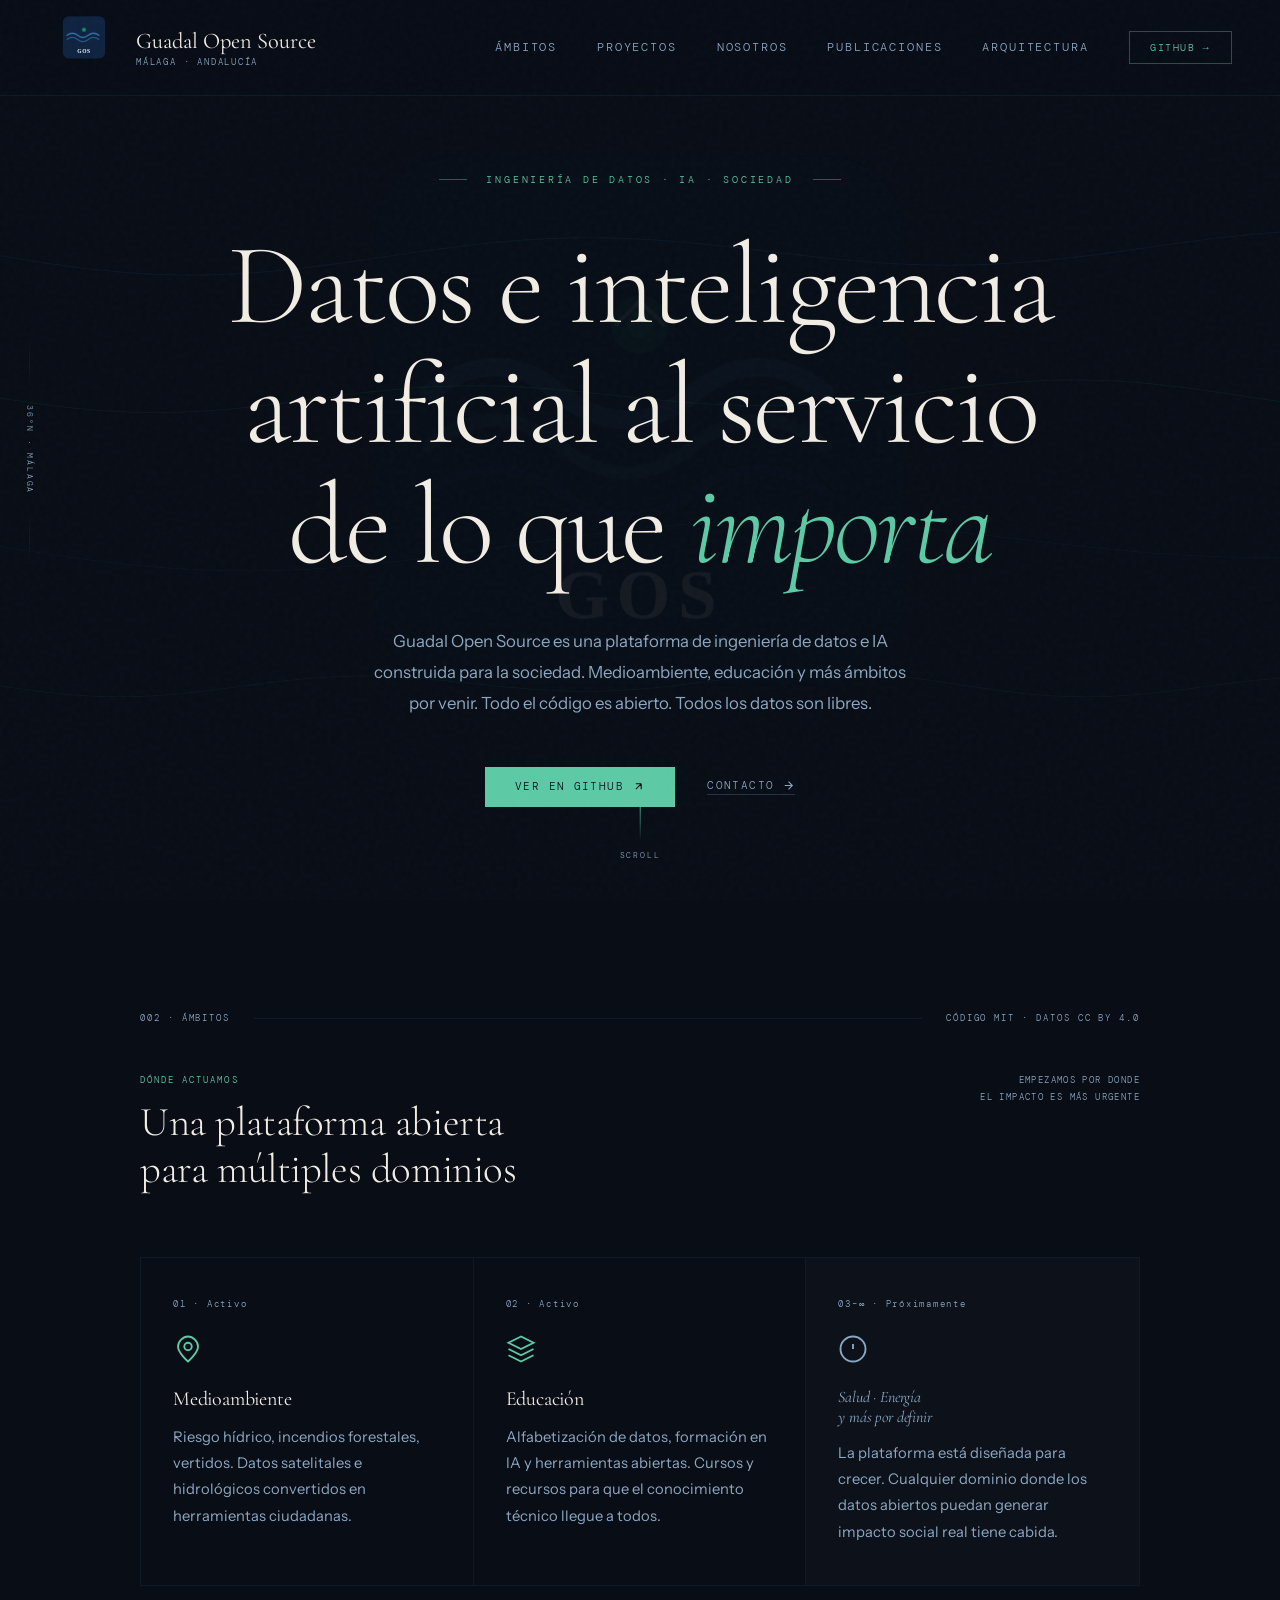
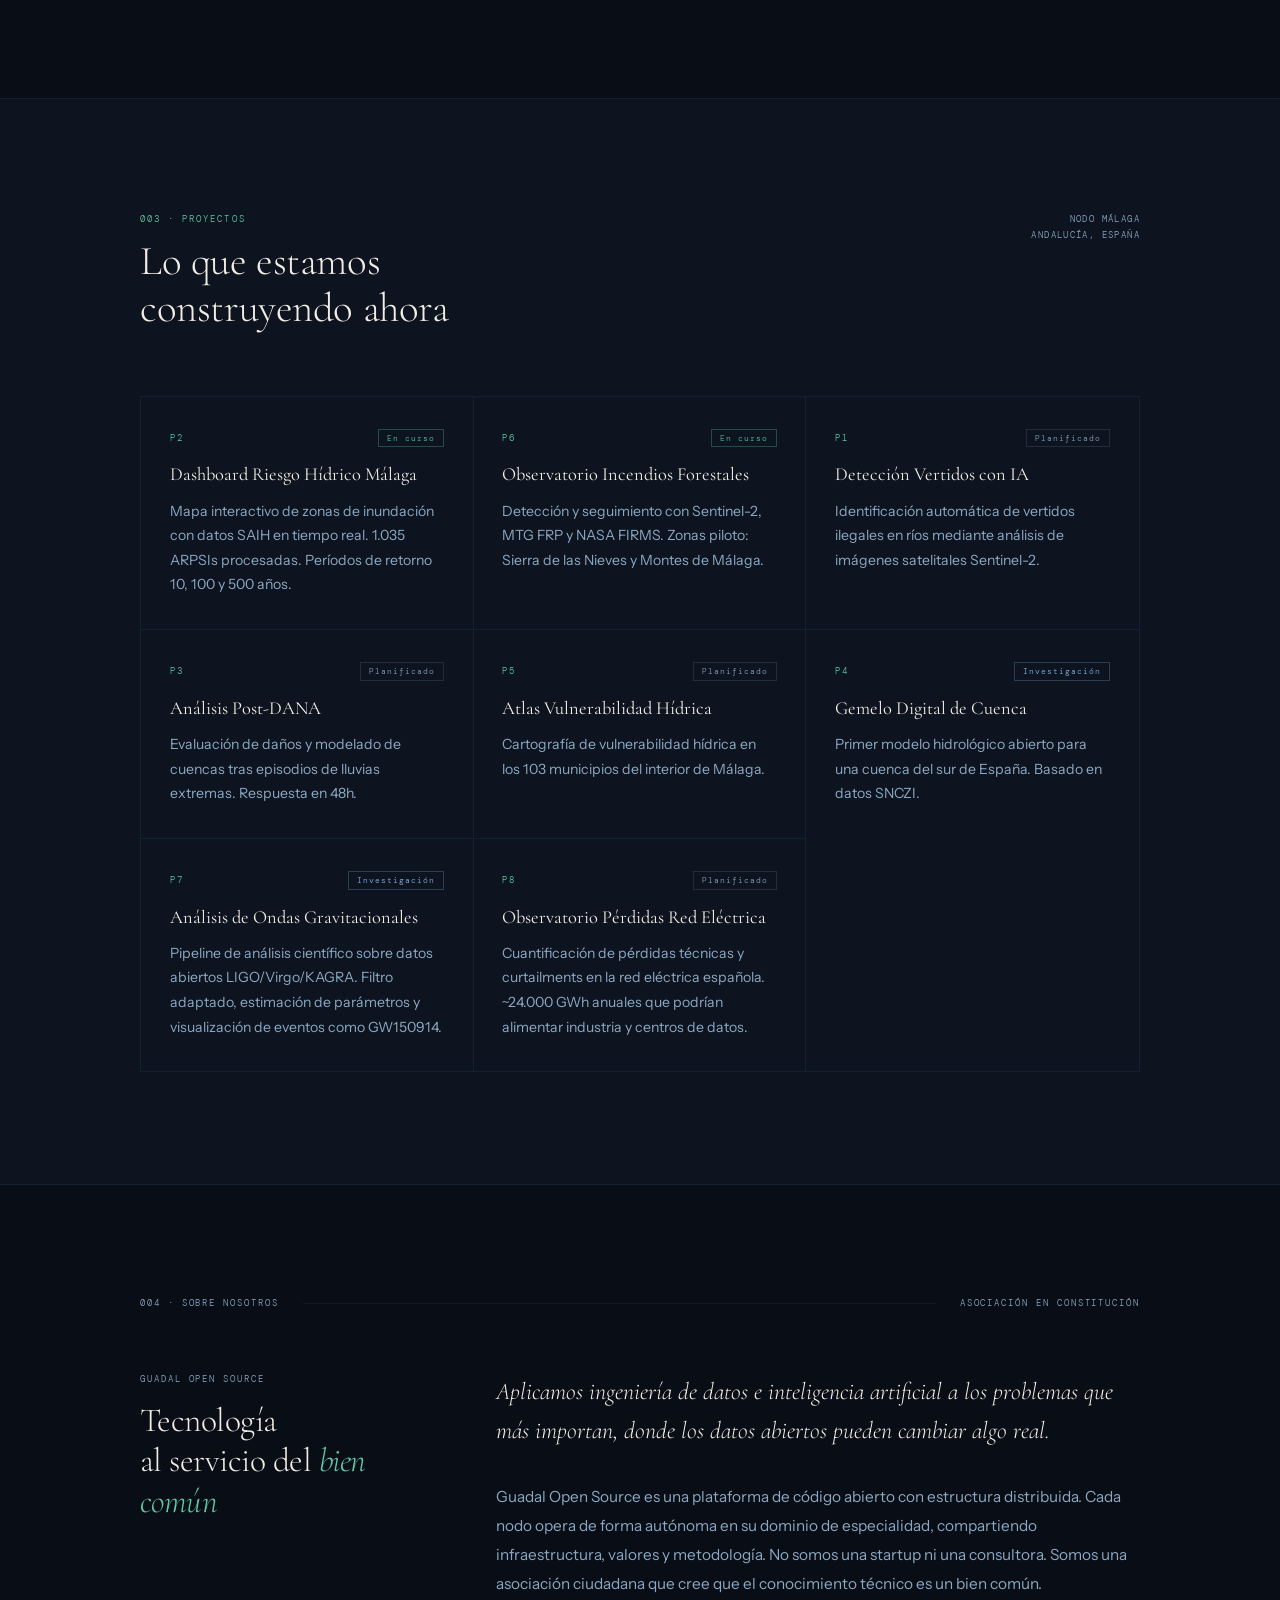
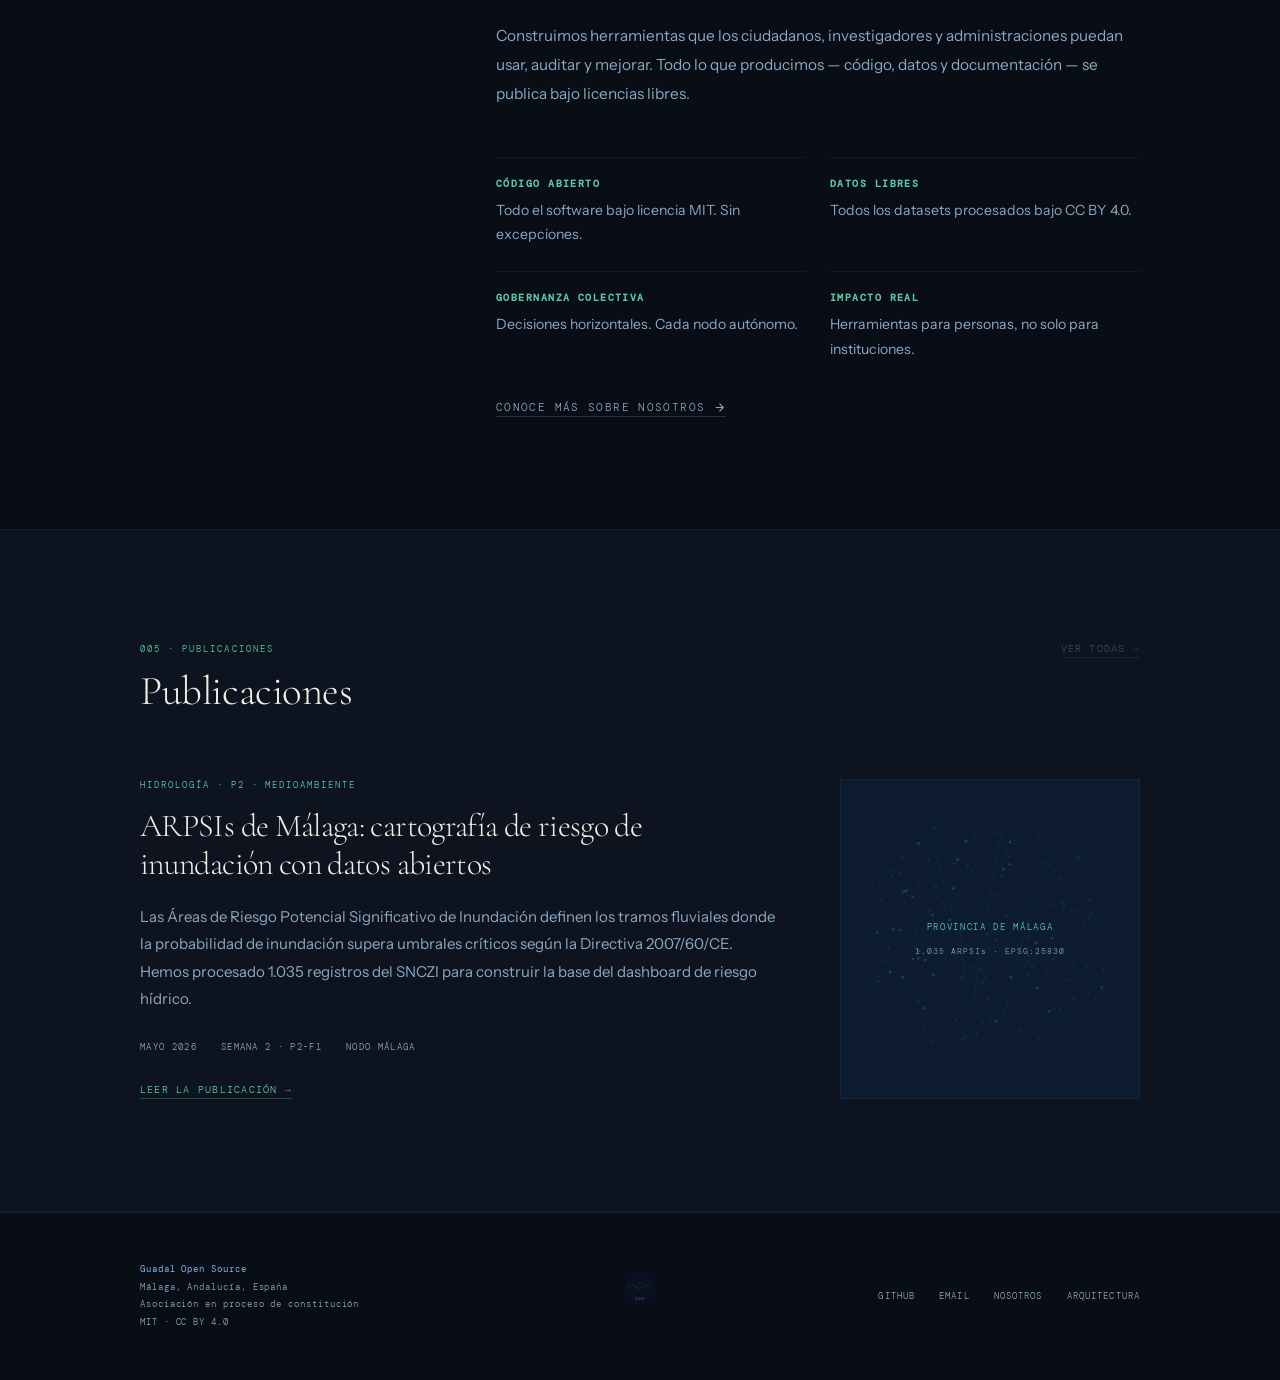
<file: index.html>
<!DOCTYPE html>
<html lang="es">
<head>
  <meta charset="UTF-8" />
  <meta name="viewport" content="width=device-width, initial-scale=1.0" />
  <title>Guadal Open Source — Ingeniería de datos e IA para la sociedad</title>
  <meta name="description" content="Plataforma open source de ingeniería de datos e IA al servicio de la sociedad. Medioambiente, educación y más. Todo el código y los datos son libres." />
  <link rel="icon" type="image/svg+xml" href="favicon.svg" />
  <link rel="preconnect" href="https://fonts.googleapis.com" />
  <link rel="preconnect" href="https://fonts.gstatic.com" crossorigin />
  <link href="https://fonts.googleapis.com/css2?family=Cormorant+Garamond:ital,wght@0,300;0,400;1,300;1,400&family=DM+Mono:wght@300;400&family=Instrument+Sans:wght@300;400;500&display=swap" rel="stylesheet" />
  <link rel="stylesheet" href="styles.css" />
</head>
<body>

<!-- Ondas fondo -->
<canvas id="wave-canvas"></canvas>

<!-- Logo parallax fondo -->
<svg id="bg-logo" viewBox="0 0 680 680" xmlns="http://www.w3.org/2000/svg">
  <rect x="140" y="40" width="400" height="400" rx="60" fill="#0F2340"/>
  <path d="M180 220 Q230 180 280 220 Q330 260 380 220 Q430 180 480 220" fill="none" stroke="#2E6DA4" stroke-width="14" stroke-linecap="round"/>
  <path d="M180 260 Q230 220 280 260 Q330 300 380 260 Q430 220 480 260" fill="none" stroke="#2E6DA4" stroke-width="10" stroke-linecap="round" opacity="0.7"/>
  <path d="M180 295 Q230 260 280 295 Q330 330 380 295 Q430 260 480 295" fill="none" stroke="#2E6DA4" stroke-width="7" stroke-linecap="round" opacity="0.4"/>
  <circle cx="340" cy="168" r="22" fill="#0F6E56"/>
  <circle cx="340" cy="168" r="10" fill="#1D9E75"/>
  <path d="M322 168 L340 150 L358 168" fill="none" stroke="#9FE1CB" stroke-width="3" stroke-linecap="round" stroke-linejoin="round"/>
  <text font-family="Georgia,serif" font-size="52" font-weight="700" fill="white" text-anchor="middle" x="340" y="390" letter-spacing="6">GOS</text>
  <text font-family="Georgia,serif" font-size="13" fill="#85B7EB" text-anchor="middle" x="340" y="412" letter-spacing="2">GUADAL OPEN SOURCE</text>
</svg>

<!-- Barra lateral -->
<aside class="sidebar">
  <div class="sidebar__line"></div>
  <span class="sidebar__label">36°N · Málaga</span>
  <div class="sidebar__line"></div>
</aside>

<!-- NAVBAR FIJO -->
<nav class="navbar" id="navbar">
  <a href="/" class="navbar__brand">
    <svg width="72" height="72" viewBox="0 0 680 680" xmlns="http://www.w3.org/2000/svg">
      <rect x="140" y="40" width="400" height="400" rx="60" fill="#0F2340"/>
      <path d="M180 220 Q230 180 280 220 Q330 260 380 220 Q430 180 480 220" fill="none" stroke="#2E6DA4" stroke-width="14" stroke-linecap="round"/>
      <path d="M180 260 Q230 220 280 260 Q330 300 380 260 Q430 220 480 260" fill="none" stroke="#2E6DA4" stroke-width="10" stroke-linecap="round" opacity="0.7"/>
      <circle cx="340" cy="168" r="22" fill="#0F6E56"/>
      <circle cx="340" cy="168" r="10" fill="#1D9E75"/>
      <text font-family="Georgia,serif" font-size="52" font-weight="700" fill="white" text-anchor="middle" x="340" y="390" letter-spacing="6">GOS</text>
    </svg>
    <span class="navbar__brand-name">
      Guadal Open Source
      <small class="navbar__brand-sub">Málaga · Andalucía</small>
    </span>
  </a>
  <div class="navbar__links">
    <a href="#ambitos"             class="navbar__link">Ámbitos</a>
    <a href="#proyectos"           class="navbar__link">Proyectos</a>
    <a href="/nosotros.html"       class="navbar__link">Nosotros</a>
    <a href="#blog"                class="navbar__link">Publicaciones</a>
    <a href="/arquitectura-datos.html" class="navbar__link">Arquitectura</a>
    <a href="https://github.com/guadalopensource" target="_blank" rel="noopener" class="navbar__cta">GitHub →</a>
  </div>
</nav>

<!-- SITE -->
<div class="site">

  <!-- HERO -->
  <section class="hero" id="inicio">
    <div class="container">
      <p class="hero__eyebrow">Ingeniería de datos · IA · Sociedad</p>
      <h1 class="hero__title">
        Datos e inteligencia<br>
        artificial al servicio<br>
        de lo que <em>importa</em>
      </h1>
      <p class="hero__desc">
        Guadal Open Source es una plataforma de ingeniería de datos e IA construida para la sociedad. Medioambiente, educación y más ámbitos por venir. Todo el código es abierto. Todos los datos son libres.
      </p>
      <div class="hero__actions">
        <a href="https://github.com/guadalopensource" target="_blank" rel="noopener" class="btn btn--primary">
          Ver en GitHub
          <svg width="13" height="13" viewBox="0 0 24 24" fill="none" stroke="currentColor" stroke-width="2"><path d="M7 17L17 7M17 7H7M17 7v10"/></svg>
        </a>
        <a href="mailto:hola@guadalopensource.org" class="btn btn--ghost">
          Contacto
          <svg width="13" height="13" viewBox="0 0 24 24" fill="none" stroke="currentColor" stroke-width="2"><path d="M5 12h14M12 5l7 7-7 7"/></svg>
        </a>
      </div>
    </div>
    <div class="hero__scroll">
      <div class="hero__scroll-line"></div>
      <span class="hero__scroll-label">Scroll</span>
    </div>
  </section>

  <!-- ÁMBITOS -->
  <section class="section" id="ambitos">
    <div class="container">
      <div class="divider reveal" data-delay="0">
        <span class="divider__label">002 · Ámbitos</span>
        <div class="divider__line"></div>
        <span class="divider__label">Código MIT · Datos CC BY 4.0</span>
      </div>
      <div class="section__header">
        <div>
          <p class="section__eyebrow">Dónde actuamos</p>
          <h2 class="section__title">Una plataforma abierta<br>para múltiples dominios</h2>
        </div>
        <div class="section__meta">Empezamos por donde<br>el impacto es más urgente</div>
      </div>
      <div class="ambitos-grid">
        <div class="ambito-card reveal" data-delay="1">
          <div class="ambito-card__num">01 · Activo</div>
          <svg class="ambito-card__icon" viewBox="0 0 24 24" fill="none" stroke="currentColor" stroke-width="1.5">
            <path d="M12 2C8 2 4 6 4 10c0 5 8 12 8 12s8-7 8-12c0-4-4-8-8-8z"/><circle cx="12" cy="10" r="3"/>
          </svg>
          <h3 class="ambito-card__title">Medioambiente</h3>
          <p class="ambito-card__desc">Riesgo hídrico, incendios forestales, vertidos. Datos satelitales e hidrológicos convertidos en herramientas ciudadanas.</p>
        </div>
        <div class="ambito-card reveal" data-delay="2">
          <div class="ambito-card__num">02 · Activo</div>
          <svg class="ambito-card__icon" viewBox="0 0 24 24" fill="none" stroke="currentColor" stroke-width="1.5">
            <path d="M12 2L2 7l10 5 10-5-10-5z"/><path d="M2 17l10 5 10-5"/><path d="M2 12l10 5 10-5"/>
          </svg>
          <h3 class="ambito-card__title">Educación</h3>
          <p class="ambito-card__desc">Alfabetización de datos, formación en IA y herramientas abiertas. Cursos y recursos para que el conocimiento técnico llegue a todos.</p>
        </div>
        <div class="ambito-card ambito-card--more reveal" data-delay="3">
          <div class="ambito-card__num">03–∞ · Próximamente</div>
          <svg class="ambito-card__icon" viewBox="0 0 24 24" fill="none" stroke="currentColor" stroke-width="1.5" style="color:var(--muted)">
            <circle cx="12" cy="12" r="10"/><path d="M12 8v4M12 16h.01"/>
          </svg>
          <h3 class="ambito-card__title">Salud · Energía<br>y más por definir</h3>
          <p class="ambito-card__desc">La plataforma está diseñada para crecer. Cualquier dominio donde los datos abiertos puedan generar impacto social real tiene cabida.</p>
        </div>
      </div>
    </div>
  </section>

  <!-- PROYECTOS -->
  <section class="section section--dark" id="proyectos">
    <div class="container">
      <div class="section__header">
        <div>
          <p class="section__eyebrow">003 · Proyectos</p>
          <h2 class="section__title">Lo que estamos<br>construyendo ahora</h2>
        </div>
        <div class="section__meta">Nodo Málaga<br>Andalucía, España</div>
      </div>
      <div class="projects-grid">
        <div class="project-card reveal" data-delay="1">
          <div class="project-card__id">P2 <span class="project-card__status status--active">En curso</span></div>
          <h3 class="project-card__title">Dashboard Riesgo Hídrico Málaga</h3>
          <p class="project-card__desc">Mapa interactivo de zonas de inundación con datos SAIH en tiempo real. 1.035 ARPSIs procesadas. Períodos de retorno 10, 100 y 500 años.</p>
        </div>
        <div class="project-card reveal" data-delay="2">
          <div class="project-card__id">P6 <span class="project-card__status status--active">En curso</span></div>
          <h3 class="project-card__title">Observatorio Incendios Forestales</h3>
          <p class="project-card__desc">Detección y seguimiento con Sentinel-2, MTG FRP y NASA FIRMS. Zonas piloto: Sierra de las Nieves y Montes de Málaga.</p>
        </div>
        <div class="project-card reveal" data-delay="3">
          <div class="project-card__id">P1 <span class="project-card__status status--planned">Planificado</span></div>
          <h3 class="project-card__title">Detección Vertidos con IA</h3>
          <p class="project-card__desc">Identificación automática de vertidos ilegales en ríos mediante análisis de imágenes satelitales Sentinel-2.</p>
        </div>
        <div class="project-card reveal" data-delay="1">
          <div class="project-card__id">P3 <span class="project-card__status status--planned">Planificado</span></div>
          <h3 class="project-card__title">Análisis Post-DANA</h3>
          <p class="project-card__desc">Evaluación de daños y modelado de cuencas tras episodios de lluvias extremas. Respuesta en 48h.</p>
        </div>
        <div class="project-card reveal" data-delay="2">
          <div class="project-card__id">P5 <span class="project-card__status status--planned">Planificado</span></div>
          <h3 class="project-card__title">Atlas Vulnerabilidad Hídrica</h3>
          <p class="project-card__desc">Cartografía de vulnerabilidad hídrica en los 103 municipios del interior de Málaga.</p>
        </div>
        <div class="project-card reveal" data-delay="3">
          <div class="project-card__id">P4 <span class="project-card__status status--research">Investigación</span></div>
          <h3 class="project-card__title">Gemelo Digital de Cuenca</h3>
          <p class="project-card__desc">Primer modelo hidrológico abierto para una cuenca del sur de España. Basado en datos SNCZI.</p>
        </div>
        <div class="project-card reveal" data-delay="1">
          <div class="project-card__id">P7 <span class="project-card__status status--research">Investigación</span></div>
          <h3 class="project-card__title">Análisis de Ondas Gravitacionales</h3>
          <p class="project-card__desc">Pipeline de análisis científico sobre datos abiertos LIGO/Virgo/KAGRA. Filtro adaptado, estimación de parámetros y visualización de eventos como GW150914.</p>
        </div>
        <div class="project-card reveal" data-delay="2">
          <div class="project-card__id">P8 <span class="project-card__status status--planned">Planificado</span></div>
          <h3 class="project-card__title">Observatorio Pérdidas Red Eléctrica</h3>
          <p class="project-card__desc">Cuantificación de pérdidas técnicas y curtailments en la red eléctrica española. ~24.000 GWh anuales que podrían alimentar industria y centros de datos.</p>
        </div>
      </div>
    </div>
  </section>

  <!-- SOBRE NOSOTROS -->
  <section class="section" id="sobre-nosotros">
    <div class="container">
      <div class="divider reveal" data-delay="0">
        <span class="divider__label">004 · Sobre nosotros</span>
        <div class="divider__line"></div>
        <span class="divider__label">Asociación en constitución</span>
      </div>
      <div class="about" style="margin-top:4rem;">
        <div class="about__sidebar reveal" data-delay="0">
          <p class="about__index">Guadal Open Source</p>
          <h2 class="about__title">Tecnología<br>al servicio del <em>bien común</em></h2>

        </div>
        <div class="about__content reveal" data-delay="2">
          <p class="about__lead">Aplicamos ingeniería de datos e inteligencia artificial a los problemas que más importan, donde los datos abiertos pueden cambiar algo real.</p>
          <p class="about__body">Guadal Open Source es una plataforma de código abierto con estructura distribuida. Cada nodo opera de forma autónoma en su dominio de especialidad, compartiendo infraestructura, valores y metodología. No somos una startup ni una consultora. Somos una asociación ciudadana que cree que el conocimiento técnico es un bien común.</p>
          <p class="about__body">Construimos herramientas que los ciudadanos, investigadores y administraciones puedan usar, auditar y mejorar. Todo lo que producimos — código, datos y documentación — se publica bajo licencias libres.</p>
          <div class="valores">
            <div class="valor reveal" data-delay="1"><h4 class="valor__title">Código abierto</h4><p class="valor__desc">Todo el software bajo licencia MIT. Sin excepciones.</p></div>
            <div class="valor reveal" data-delay="2"><h4 class="valor__title">Datos libres</h4><p class="valor__desc">Todos los datasets procesados bajo CC BY 4.0.</p></div>
            <div class="valor reveal" data-delay="3"><h4 class="valor__title">Gobernanza colectiva</h4><p class="valor__desc">Decisiones horizontales. Cada nodo autónomo.</p></div>
            <div class="valor reveal" data-delay="4"><h4 class="valor__title">Impacto real</h4><p class="valor__desc">Herramientas para personas, no solo para instituciones.</p></div>
          </div>
          <a href="/nosotros.html" class="btn btn--ghost" style="margin-top:2.5rem">
            Conoce más sobre nosotros
            <svg width="13" height="13" viewBox="0 0 24 24" fill="none" stroke="currentColor" stroke-width="2"><path d="M5 12h14M12 5l7 7-7 7"/></svg>
          </a>
        </div>
      </div>
    </div>
  </section>

  <!-- BLOG -->
  <section class="section section--dark" id="blog">
    <div class="container">
      <div class="section__header">
        <div>
          <p class="section__eyebrow">005 · Publicaciones</p>
          <h2 class="section__title">Publicaciones</h2>
        </div>
        <a href="#" class="post__link" style="opacity:.35;cursor:default;">Ver todas →</a>
      </div>
      <div class="blog__featured reveal" data-delay="1">
        <div>
          <p class="post__eyebrow">Hidrología · P2 · Medioambiente</p>
          <h3 class="post__title">ARPSIs de Málaga: cartografía de riesgo de inundación con datos abiertos</h3>
          <p class="post__excerpt">Las Áreas de Riesgo Potencial Significativo de Inundación definen los tramos fluviales donde la probabilidad de inundación supera umbrales críticos según la Directiva 2007/60/CE. Hemos procesado 1.035 registros del SNCZI para construir la base del dashboard de riesgo hídrico.</p>
          <div class="post__meta">
            <span>Mayo 2026</span>
            <span>Semana 2 · P2-F1</span>
            <span>Nodo Málaga</span>
          </div>
          <a href="articulo-arpsis.html" class="post__link">Leer la publicación →</a>
        </div>
        <div class="post__visual">
          <canvas id="mini-map"></canvas>
          <span class="post__visual-label">Provincia de Málaga</span>
          <span class="post__visual-sub">1.035 ARPSIs · EPSG:25830</span>
        </div>
      </div>
    </div>
  </section>

  <!-- FOOTER -->
  <footer class="footer">
    <div class="footer__inner">
      <div class="footer__left">
        <strong>Guadal Open Source</strong><br>
        Málaga, Andalucía, España<br>
        Asociación en proceso de constitución<br>
        MIT · CC BY 4.0
      </div>
      <div class="footer__center">
        <svg viewBox="0 0 680 680" xmlns="http://www.w3.org/2000/svg">
          <rect x="140" y="40" width="400" height="400" rx="60" fill="#0F2340"/>
          <path d="M180 220 Q230 180 280 220 Q330 260 380 220 Q430 180 480 220" fill="none" stroke="#2E6DA4" stroke-width="14" stroke-linecap="round"/>
          <circle cx="340" cy="168" r="16" fill="#0F6E56"/>
          <circle cx="340" cy="168" r="7" fill="#1D9E75"/>
          <text font-family="Georgia,serif" font-size="52" font-weight="700" fill="white" text-anchor="middle" x="340" y="390" letter-spacing="6">GOS</text>
        </svg>
      </div>
      <div class="footer__links">
        <a href="https://github.com/guadalopensource" target="_blank" rel="noopener">GitHub</a>
        <a href="mailto:hola@guadalopensource.org">Email</a>
        <a href="/nosotros.html">Nosotros</a>
        <a href="/arquitectura-datos.html">Arquitectura</a>
      </div>
    </div>
  </footer>

</div>

<script src="main.js"></script>
</body>
</html>
</file>
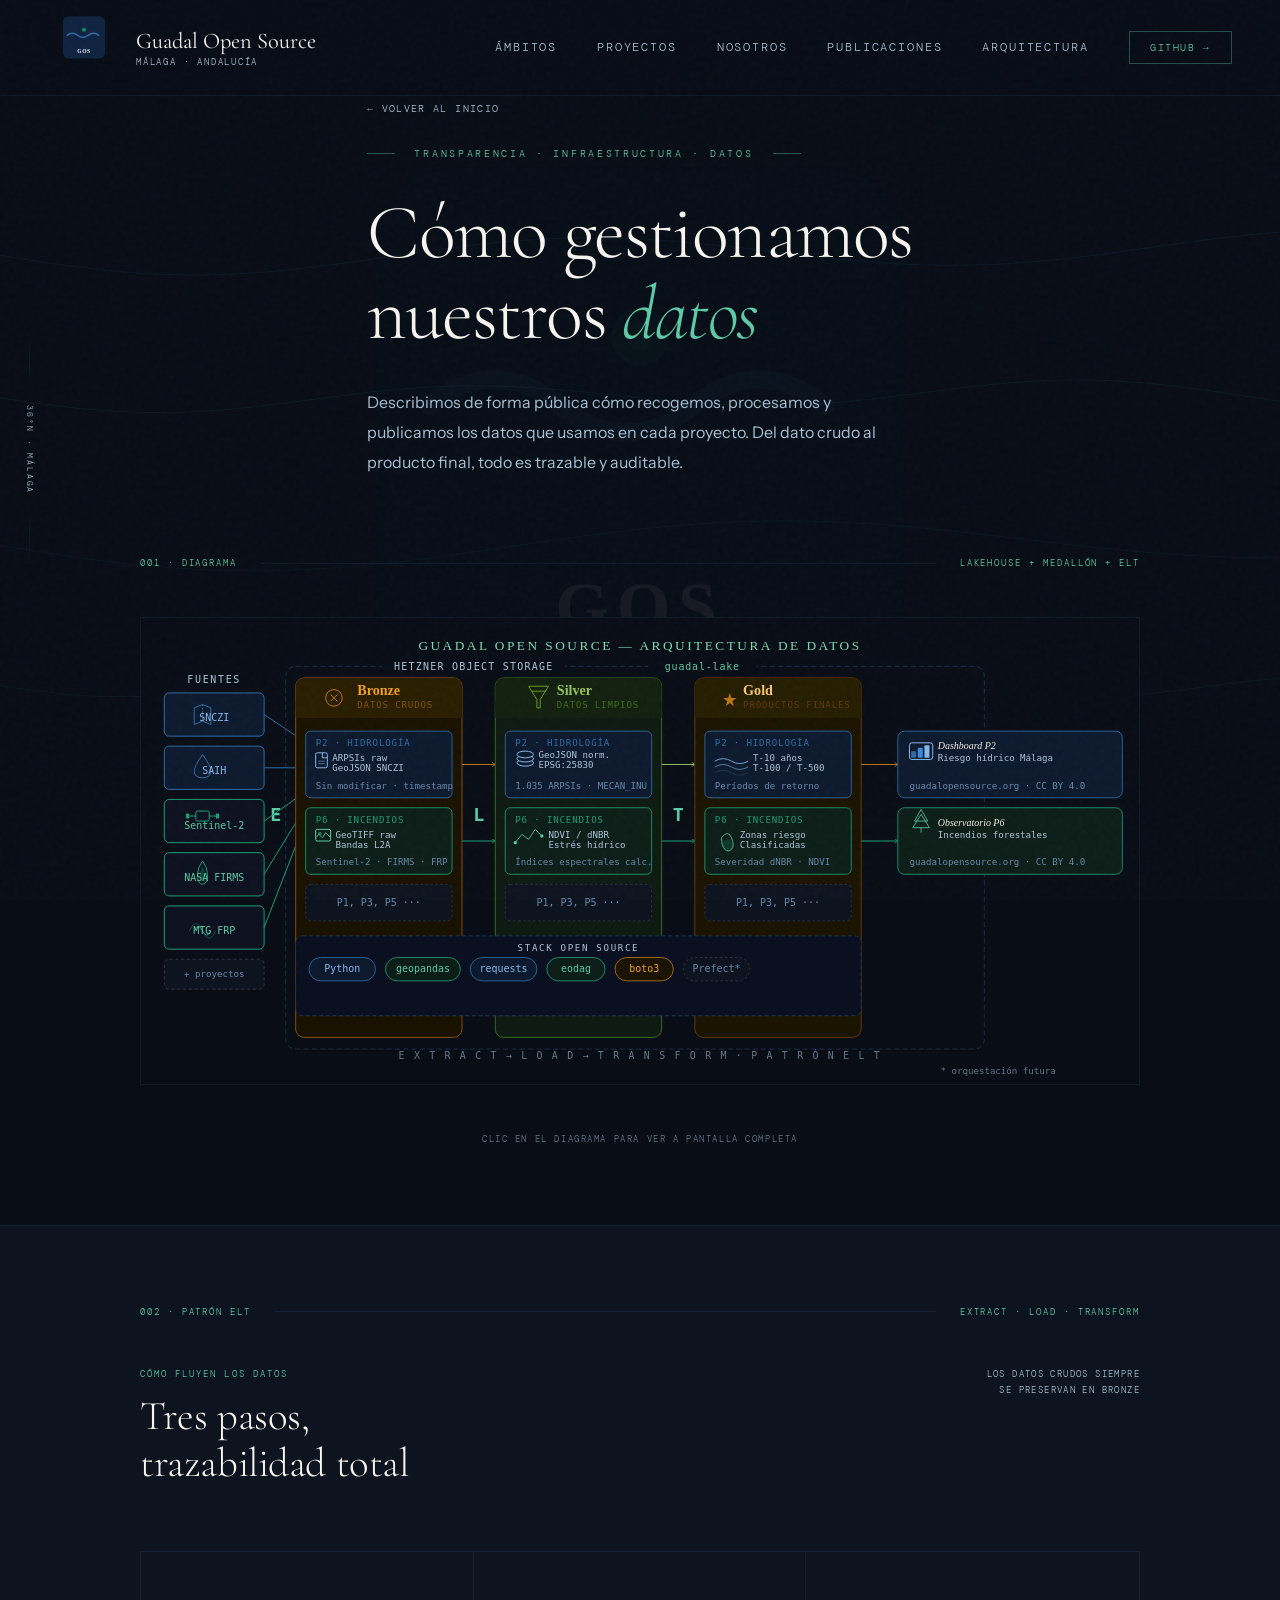
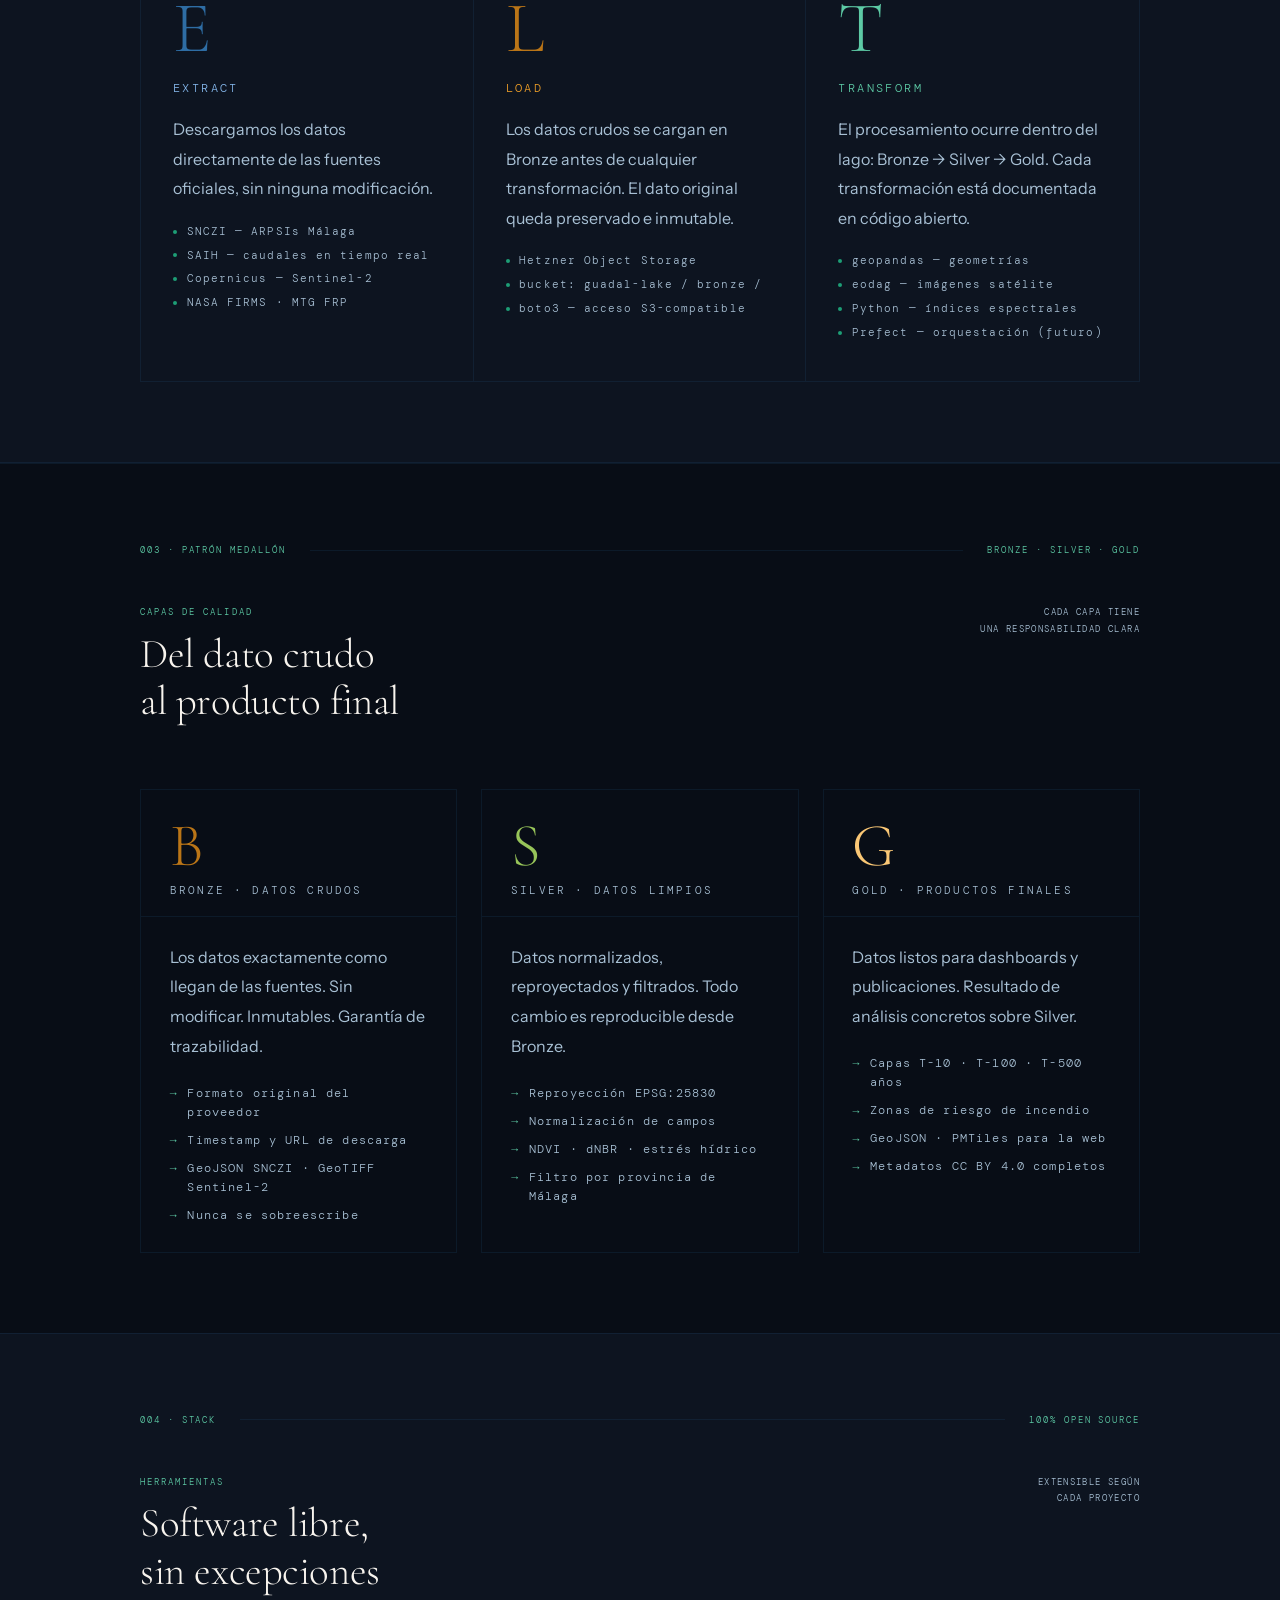
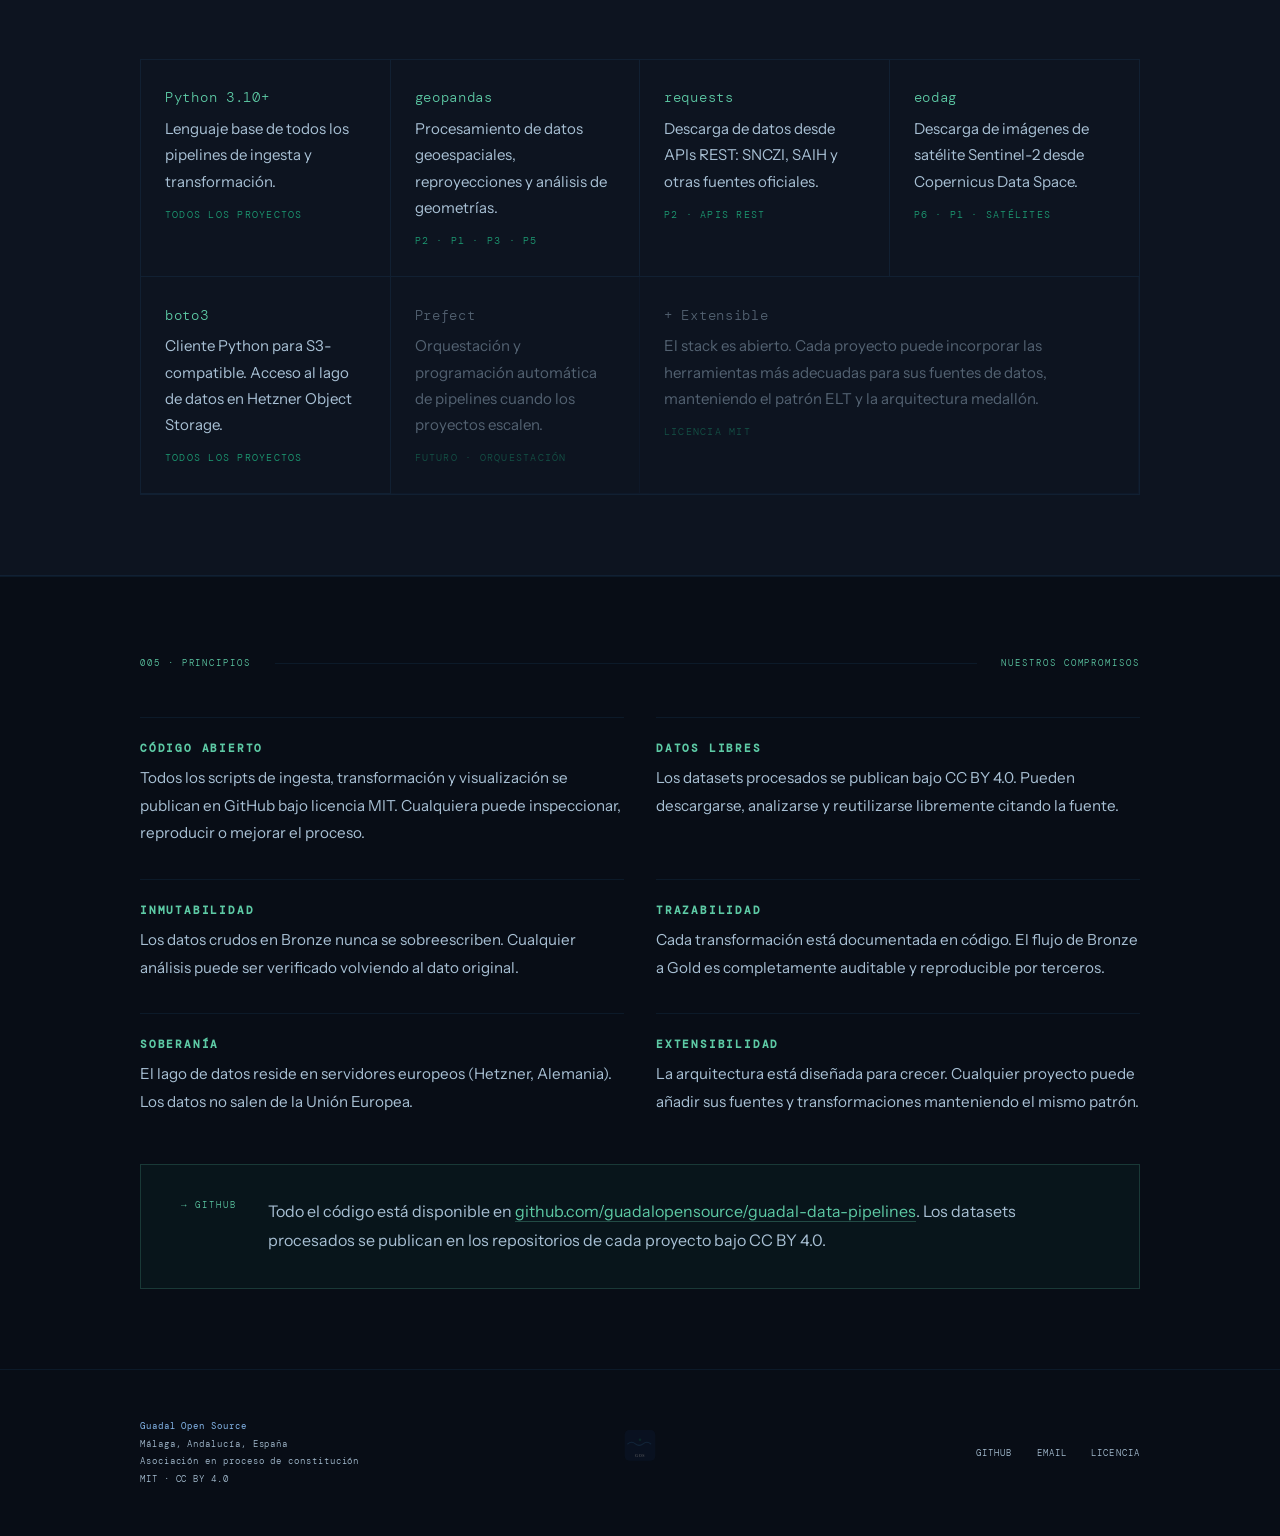
<file: arquitectura-datos.html>
<!DOCTYPE html>
<html lang="es">
<head>
  <meta charset="UTF-8" />
  <meta name="viewport" content="width=device-width, initial-scale=1.0" />
  <title>Arquitectura de datos — Guadal Open Source</title>
  <meta name="description" content="Cómo gestionamos los datos en Guadal Open Source. Arquitectura Lakehouse + Medallón + ELT sobre Hetzner Object Storage. Transparencia total." />
  <link rel="icon" type="image/svg+xml" href="favicon.svg" />
  <link rel="preconnect" href="https://fonts.googleapis.com" />
  <link rel="preconnect" href="https://fonts.gstatic.com" crossorigin />
  <link href="https://fonts.googleapis.com/css2?family=Cormorant+Garamond:ital,wght@0,300;0,400;1,300;1,400&family=DM+Mono:wght@300;400&family=Instrument+Sans:wght@300;400;500&display=swap" rel="stylesheet" />
  <link rel="stylesheet" href="styles.css" />
  <style>
    .arch-hero { min-height:52vh; display:flex; align-items:center; padding-top:96px; }
    .arch-hero__eyebrow { font-family:var(--mono); font-size:.6rem; letter-spacing:.28em; text-transform:uppercase; color:var(--teal-light); margin-bottom:2rem; display:flex; align-items:center; gap:1.2rem; opacity:0; animation:fadeUp .8s .1s var(--ease) forwards; }
    .arch-hero__eyebrow::before,.arch-hero__eyebrow::after { content:''; width:28px; height:1px; background:var(--teal-light); opacity:.4; }
    .arch-hero__title { font-family:var(--serif); font-size:clamp(3rem,6vw,6.5rem); font-weight:300; line-height:1.06; letter-spacing:-.02em; color:var(--cream); margin-bottom:2rem; opacity:0; animation:fadeUp .9s .22s var(--ease) forwards; }
    .arch-hero__title em { font-style:italic; color:var(--teal-light); }
    .arch-hero__lead { font-size:1rem; line-height:1.88; color:var(--muted); max-width:540px; opacity:0; animation:fadeUp .9s .38s var(--ease) forwards; }
    .diagram-wrap { width:100%; overflow-x:auto; border:1px solid var(--rule); background:#080d16; margin:3rem 0; }
    .diagram-wrap svg { display:block; min-width:900px; }
    .arch-section { padding:5rem 0; }
    .arch-section+.arch-section { border-top:1px solid var(--rule); }
    .elt-steps { display:grid; grid-template-columns:repeat(3,1fr); border:1px solid var(--rule); margin-top:3rem; }
    .elt-step { padding:2.5rem 2rem; border-right:1px solid var(--rule); }
    .elt-step:last-child { border-right:none; }
    .elt-step__letter { font-family:var(--serif); font-size:4rem; font-weight:300; line-height:1; margin-bottom:1rem; }
    .elt-step__title { font-family:var(--mono); font-size:.65rem; letter-spacing:.2em; text-transform:uppercase; margin-bottom:1.2rem; }
    .elt-step__desc { font-size:.9rem; line-height:1.82; color:var(--muted); }
    .elt-step__sources { margin-top:1.2rem; display:flex; flex-direction:column; gap:.4rem; }
    .elt-step__source { font-family:var(--mono); font-size:.58rem; color:var(--muted); letter-spacing:.1em; display:flex; align-items:center; gap:.6rem; line-height:1.6; }
    .elt-step__source::before { content:''; width:4px; height:4px; border-radius:50%; background:var(--teal); flex-shrink:0; }
    .medal-layers { display:grid; grid-template-columns:repeat(3,1fr); gap:1.5rem; margin-top:3rem; }
    .medal-layer { border:1px solid var(--rule); overflow:hidden; }
    .medal-layer__header { padding:1.6rem 1.8rem 1.2rem; border-bottom:1px solid var(--rule); }
    .medal-layer__letter { font-family:var(--serif); font-size:3.2rem; font-weight:300; line-height:1; margin-bottom:.4rem; }
    .medal-layer--bronze .medal-layer__letter { color:#BA7517; }
    .medal-layer--silver .medal-layer__letter { color:#97C459; }
    .medal-layer--gold   .medal-layer__letter { color:#FAC775; }
    .medal-layer__name { font-family:var(--mono); font-size:.58rem; letter-spacing:.2em; text-transform:uppercase; color:var(--muted); }
    .medal-layer__body { padding:1.6rem 1.8rem; }
    .medal-layer__desc { font-size:.88rem; line-height:1.82; color:var(--muted); margin-bottom:1.4rem; }
    .medal-layer__items { display:flex; flex-direction:column; gap:.5rem; }
    .medal-layer__item { font-family:var(--mono); font-size:.6rem; letter-spacing:.1em; color:var(--muted); display:flex; align-items:flex-start; gap:.6rem; line-height:1.6; }
    .medal-layer__item::before { content:'→'; color:var(--teal-light); flex-shrink:0; margin-top:.05em; }
    .tools-grid { display:grid; grid-template-columns:repeat(4,1fr); border:1px solid var(--rule); margin-top:3rem; }
    .tool-card { padding:1.8rem 1.5rem; border-right:1px solid var(--rule); border-bottom:1px solid var(--rule); }
    .tool-card:nth-child(4n) { border-right:none; }
    .tool-card__name { font-family:var(--mono); font-size:.75rem; color:var(--teal-light); margin-bottom:.6rem; letter-spacing:.05em; }
    .tool-card__role { font-size:.82rem; line-height:1.7; color:var(--muted); margin-bottom:.8rem; }
    .tool-card__projects { font-family:var(--mono); font-size:.55rem; letter-spacing:.12em; text-transform:uppercase; color:var(--teal); }
    .tool-card--future { opacity:.45; }
    .tool-card--future .tool-card__name { color:var(--muted); }
    .principles { display:grid; grid-template-columns:repeat(2,1fr); gap:2rem; margin-top:3rem; }
    .principle { border-top:1px solid var(--rule); padding-top:1.4rem; }
    .principle__title { font-family:var(--mono); font-size:.6rem; letter-spacing:.16em; text-transform:uppercase; color:var(--teal-light); margin-bottom:.6rem; }
    .principle__desc { font-size:.88rem; line-height:1.78; color:var(--muted); }
    .callout { border:1px solid rgba(93,202,165,.2); background:rgba(29,158,117,.06); padding:2rem 2.5rem; margin-top:3rem; display:grid; grid-template-columns:auto 1fr; gap:2rem; align-items:start; }
    .callout__icon { font-family:var(--mono); font-size:.58rem; letter-spacing:.2em; text-transform:uppercase; color:var(--teal-light); white-space:nowrap; padding-top:.15rem; }
    .callout__text { font-size:.92rem; line-height:1.85; color:var(--muted); }
    .callout__text a { color:var(--teal-light); border-bottom:1px solid rgba(93,202,165,.3); transition:border-color .2s; }
    .callout__text a:hover { border-color:var(--teal-light); }
    .back-link { font-family:var(--mono); font-size:.6rem; letter-spacing:.14em; text-transform:uppercase; color:var(--muted); display:inline-flex; align-items:center; gap:.5rem; margin-bottom:2rem; transition:color .2s; }
    .back-link:hover { color:var(--cream); }



    /* ── CARDS TEXTO MÁS GRANDE ── */
    .medal-layer__desc { font-size: 1rem; line-height: 1.85; }
    .medal-layer__item { font-size: .72rem; line-height: 1.7; }
    .medal-layer__name { font-size: .68rem; }
    .medal-layer__letter { font-size: 3.8rem; }
    .elt-step__desc { font-size: 1rem; line-height: 1.85; }
    .elt-step__source { font-size: .68rem; }
    .elt-step__title { font-size: .75rem; }
    .elt-step__letter { font-size: 4.5rem; }
    .tool-card__name { font-size: .88rem; }
    .tool-card__role { font-size: .94rem; line-height: 1.75; }
    .tool-card__projects { font-size: .65rem; }
    .principle__title { font-size: .7rem; }
    .principle__desc { font-size: .95rem; line-height: 1.82; }
    .callout__text { font-size: 1rem; }

    @media(max-width:900px){
      .elt-steps{grid-template-columns:1fr}
      .elt-step{border-right:none;border-bottom:1px solid var(--rule)}
      .elt-step:last-child{border-bottom:none}
      .medal-layers{grid-template-columns:1fr}
      .tools-grid{grid-template-columns:1fr 1fr}
      .tool-card:nth-child(4n){border-right:1px solid var(--rule)}
      .tool-card:nth-child(2n){border-right:none}
      .principles{grid-template-columns:1fr}
    }
    @media(max-width:600px){
      .tools-grid{grid-template-columns:1fr}
      .tool-card{border-right:none!important}
    }
  </style>
</head>
<body class="page-interior">

<canvas id="wave-canvas"></canvas>
<svg id="bg-logo" viewBox="0 0 680 680" xmlns="http://www.w3.org/2000/svg">
  <rect x="140" y="40" width="400" height="400" rx="60" fill="#0F2340"/>
  <path d="M180 220 Q230 180 280 220 Q330 260 380 220 Q430 180 480 220" fill="none" stroke="#2E6DA4" stroke-width="14" stroke-linecap="round"/>
  <circle cx="340" cy="168" r="22" fill="#0F6E56"/>
  <circle cx="340" cy="168" r="10" fill="#1D9E75"/>
  <text font-family="Georgia,serif" font-size="52" font-weight="700" fill="white" text-anchor="middle" x="340" y="390" letter-spacing="6">GOS</text>
</svg>

<aside class="sidebar">
  <div class="sidebar__line"></div>
  <span class="sidebar__label">36°N · Málaga</span>
  <div class="sidebar__line"></div>
</aside>

<nav class="navbar" id="navbar">
  <a href="/" class="navbar__brand">
    <svg width="72" height="72" viewBox="0 0 680 680" xmlns="http://www.w3.org/2000/svg">
      <rect x="140" y="40" width="400" height="400" rx="60" fill="#0F2340"/>
      <path d="M180 220 Q230 180 280 220 Q330 260 380 220 Q430 180 480 220" fill="none" stroke="#2E6DA4" stroke-width="14" stroke-linecap="round"/>
      <circle cx="340" cy="168" r="22" fill="#0F6E56"/>
      <circle cx="340" cy="168" r="10" fill="#1D9E75"/>
      <text font-family="Georgia,serif" font-size="52" font-weight="700" fill="white" text-anchor="middle" x="340" y="390" letter-spacing="6">GOS</text>
    </svg>
    <span class="navbar__brand-name">
      Guadal Open Source
      <small class="navbar__brand-sub">Málaga · Andalucía</small>
    </span>
  </a>
  <div class="navbar__links">
    <a href="/#ambitos"                class="navbar__link">Ámbitos</a>
    <a href="/#proyectos"              class="navbar__link">Proyectos</a>
    <a href="/nosotros.html"           class="navbar__link">Nosotros</a>
    <a href="/#blog"                   class="navbar__link">Publicaciones</a>
    <a href="/arquitectura-datos.html" class="navbar__link">Arquitectura</a>
    <a href="https://github.com/guadalopensource" target="_blank" rel="noopener" class="navbar__cta">GitHub →</a>
  </div>
</nav>

<div class="site">

  <section class="arch-hero">
    <div class="container">
      <a href="/" class="back-link">← Volver al inicio</a>
      <p class="arch-hero__eyebrow">Transparencia · Infraestructura · Datos</p>
      <h1 class="arch-hero__title">
        Cómo gestionamos<br>
        nuestros <em>datos</em>
      </h1>
      <p class="arch-hero__lead">
        Describimos de forma pública cómo recogemos, procesamos y publicamos los datos que usamos en cada proyecto. Del dato crudo al producto final, todo es trazable y auditable.
      </p>
    </div>
  </section>

  <section class="arch-section">
    <div class="container">
      <div class="divider reveal" data-delay="0">
        <span class="divider__label">001 · Diagrama</span>
        <div class="divider__line"></div>
        <span class="divider__label">Lakehouse + Medallón + ELT</span>
      </div>
      <div class="diagram-wrap reveal" data-delay="1" id="diagram-wrap">
        <img src="arquitectura-datos.svg" alt="Diagrama arquitectura Lakehouse Medallón ELT Guadal Open Source" id="diagram-img" />
      </div>
      <p class="diagram-hint">Clic en el diagrama para ver a pantalla completa</p>

      <!-- Lightbox -->
      <div class="lightbox" id="lightbox">
        <button class="lightbox__close" id="lightbox-close">✕ Cerrar</button>
        <img class="lightbox__img" src="arquitectura-datos.svg" alt="Diagrama arquitectura Guadal Open Source" />
      </div>
    </div>
  </section>

  <section class="arch-section section--dark">
    <div class="container">
      <div class="divider reveal">
        <span class="divider__label">002 · Patrón ELT</span>
        <div class="divider__line"></div>
        <span class="divider__label">Extract · Load · Transform</span>
      </div>
      <div class="section__header">
        <div>
          <p class="section__eyebrow">Cómo fluyen los datos</p>
          <h2 class="section__title">Tres pasos,<br>trazabilidad total</h2>
        </div>
        <div class="section__meta">Los datos crudos siempre<br>se preservan en Bronze</div>
      </div>
      <div class="elt-steps reveal" data-delay="1">
        <div class="elt-step">
          <div class="elt-step__letter" style="color:var(--blue)">E</div>
          <div class="elt-step__title" style="color:var(--sky)">Extract</div>
          <p class="elt-step__desc">Descargamos los datos directamente de las fuentes oficiales, sin ninguna modificación.</p>
          <div class="elt-step__sources">
            <span class="elt-step__source">SNCZI — ARPSIs Málaga</span>
            <span class="elt-step__source">SAIH — caudales en tiempo real</span>
            <span class="elt-step__source">Copernicus — Sentinel-2</span>
            <span class="elt-step__source">NASA FIRMS · MTG FRP</span>
          </div>
        </div>
        <div class="elt-step">
          <div class="elt-step__letter" style="color:#BA7517">L</div>
          <div class="elt-step__title" style="color:#EF9F27">Load</div>
          <p class="elt-step__desc">Los datos crudos se cargan en Bronze antes de cualquier transformación. El dato original queda preservado e inmutable.</p>
          <div class="elt-step__sources">
            <span class="elt-step__source">Hetzner Object Storage</span>
            <span class="elt-step__source">bucket: guadal-lake / bronze /</span>
            <span class="elt-step__source">boto3 — acceso S3-compatible</span>
          </div>
        </div>
        <div class="elt-step">
          <div class="elt-step__letter" style="color:var(--teal-light)">T</div>
          <div class="elt-step__title" style="color:var(--teal-light)">Transform</div>
          <p class="elt-step__desc">El procesamiento ocurre dentro del lago: Bronze → Silver → Gold. Cada transformación está documentada en código abierto.</p>
          <div class="elt-step__sources">
            <span class="elt-step__source">geopandas — geometrías</span>
            <span class="elt-step__source">eodag — imágenes satélite</span>
            <span class="elt-step__source">Python — índices espectrales</span>
            <span class="elt-step__source">Prefect — orquestación (futuro)</span>
          </div>
        </div>
      </div>
    </div>
  </section>

  <section class="arch-section">
    <div class="container">
      <div class="divider reveal">
        <span class="divider__label">003 · Patrón Medallón</span>
        <div class="divider__line"></div>
        <span class="divider__label">Bronze · Silver · Gold</span>
      </div>
      <div class="section__header">
        <div>
          <p class="section__eyebrow">Capas de calidad</p>
          <h2 class="section__title">Del dato crudo<br>al producto final</h2>
        </div>
        <div class="section__meta">Cada capa tiene<br>una responsabilidad clara</div>
      </div>
      <div class="medal-layers">
        <div class="medal-layer medal-layer--bronze reveal" data-delay="1">
          <div class="medal-layer__header">
            <div class="medal-layer__letter">B</div>
            <div class="medal-layer__name">Bronze · Datos crudos</div>
          </div>
          <div class="medal-layer__body">
            <p class="medal-layer__desc">Los datos exactamente como llegan de las fuentes. Sin modificar. Inmutables. Garantía de trazabilidad.</p>
            <div class="medal-layer__items">
              <span class="medal-layer__item">Formato original del proveedor</span>
              <span class="medal-layer__item">Timestamp y URL de descarga</span>
              <span class="medal-layer__item">GeoJSON SNCZI · GeoTIFF Sentinel-2</span>
              <span class="medal-layer__item">Nunca se sobreescribe</span>
            </div>
          </div>
        </div>
        <div class="medal-layer medal-layer--silver reveal" data-delay="2">
          <div class="medal-layer__header">
            <div class="medal-layer__letter">S</div>
            <div class="medal-layer__name">Silver · Datos limpios</div>
          </div>
          <div class="medal-layer__body">
            <p class="medal-layer__desc">Datos normalizados, reproyectados y filtrados. Todo cambio es reproducible desde Bronze.</p>
            <div class="medal-layer__items">
              <span class="medal-layer__item">Reproyección EPSG:25830</span>
              <span class="medal-layer__item">Normalización de campos</span>
              <span class="medal-layer__item">NDVI · dNBR · estrés hídrico</span>
              <span class="medal-layer__item">Filtro por provincia de Málaga</span>
            </div>
          </div>
        </div>
        <div class="medal-layer medal-layer--gold reveal" data-delay="3">
          <div class="medal-layer__header">
            <div class="medal-layer__letter">G</div>
            <div class="medal-layer__name">Gold · Productos finales</div>
          </div>
          <div class="medal-layer__body">
            <p class="medal-layer__desc">Datos listos para dashboards y publicaciones. Resultado de análisis concretos sobre Silver.</p>
            <div class="medal-layer__items">
              <span class="medal-layer__item">Capas T-10 · T-100 · T-500 años</span>
              <span class="medal-layer__item">Zonas de riesgo de incendio</span>
              <span class="medal-layer__item">GeoJSON · PMTiles para la web</span>
              <span class="medal-layer__item">Metadatos CC BY 4.0 completos</span>
            </div>
          </div>
        </div>
      </div>
    </div>
  </section>

  <section class="arch-section section--dark">
    <div class="container">
      <div class="divider reveal">
        <span class="divider__label">004 · Stack</span>
        <div class="divider__line"></div>
        <span class="divider__label">100% open source</span>
      </div>
      <div class="section__header">
        <div>
          <p class="section__eyebrow">Herramientas</p>
          <h2 class="section__title">Software libre,<br>sin excepciones</h2>
        </div>
        <div class="section__meta">Extensible según<br>cada proyecto</div>
      </div>
      <div class="tools-grid reveal" data-delay="1">
        <div class="tool-card">
          <div class="tool-card__name">Python 3.10+</div>
          <p class="tool-card__role">Lenguaje base de todos los pipelines de ingesta y transformación.</p>
          <div class="tool-card__projects">Todos los proyectos</div>
        </div>
        <div class="tool-card">
          <div class="tool-card__name">geopandas</div>
          <p class="tool-card__role">Procesamiento de datos geoespaciales, reproyecciones y análisis de geometrías.</p>
          <div class="tool-card__projects">P2 · P1 · P3 · P5</div>
        </div>
        <div class="tool-card">
          <div class="tool-card__name">requests</div>
          <p class="tool-card__role">Descarga de datos desde APIs REST: SNCZI, SAIH y otras fuentes oficiales.</p>
          <div class="tool-card__projects">P2 · APIs REST</div>
        </div>
        <div class="tool-card">
          <div class="tool-card__name">eodag</div>
          <p class="tool-card__role">Descarga de imágenes de satélite Sentinel-2 desde Copernicus Data Space.</p>
          <div class="tool-card__projects">P6 · P1 · satélites</div>
        </div>
        <div class="tool-card">
          <div class="tool-card__name">boto3</div>
          <p class="tool-card__role">Cliente Python para S3-compatible. Acceso al lago de datos en Hetzner Object Storage.</p>
          <div class="tool-card__projects">Todos los proyectos</div>
        </div>
        <div class="tool-card tool-card--future">
          <div class="tool-card__name">Prefect</div>
          <p class="tool-card__role">Orquestación y programación automática de pipelines cuando los proyectos escalen.</p>
          <div class="tool-card__projects">Futuro · orquestación</div>
        </div>
        <div class="tool-card tool-card--future" style="grid-column:span 2">
          <div class="tool-card__name">+ Extensible</div>
          <p class="tool-card__role">El stack es abierto. Cada proyecto puede incorporar las herramientas más adecuadas para sus fuentes de datos, manteniendo el patrón ELT y la arquitectura medallón.</p>
          <div class="tool-card__projects">Licencia MIT</div>
        </div>
      </div>
    </div>
  </section>

  <section class="arch-section">
    <div class="container">
      <div class="divider reveal">
        <span class="divider__label">005 · Principios</span>
        <div class="divider__line"></div>
        <span class="divider__label">Nuestros compromisos</span>
      </div>
      <div class="principles reveal" data-delay="1">
        <div class="principle">
          <h3 class="principle__title">Código abierto</h3>
          <p class="principle__desc">Todos los scripts de ingesta, transformación y visualización se publican en GitHub bajo licencia MIT. Cualquiera puede inspeccionar, reproducir o mejorar el proceso.</p>
        </div>
        <div class="principle">
          <h3 class="principle__title">Datos libres</h3>
          <p class="principle__desc">Los datasets procesados se publican bajo CC BY 4.0. Pueden descargarse, analizarse y reutilizarse libremente citando la fuente.</p>
        </div>
        <div class="principle">
          <h3 class="principle__title">Inmutabilidad</h3>
          <p class="principle__desc">Los datos crudos en Bronze nunca se sobreescriben. Cualquier análisis puede ser verificado volviendo al dato original.</p>
        </div>
        <div class="principle">
          <h3 class="principle__title">Trazabilidad</h3>
          <p class="principle__desc">Cada transformación está documentada en código. El flujo de Bronze a Gold es completamente auditable y reproducible por terceros.</p>
        </div>
        <div class="principle">
          <h3 class="principle__title">Soberanía</h3>
          <p class="principle__desc">El lago de datos reside en servidores europeos (Hetzner, Alemania). Los datos no salen de la Unión Europea.</p>
        </div>
        <div class="principle">
          <h3 class="principle__title">Extensibilidad</h3>
          <p class="principle__desc">La arquitectura está diseñada para crecer. Cualquier proyecto puede añadir sus fuentes y transformaciones manteniendo el mismo patrón.</p>
        </div>
      </div>
      <div class="callout reveal" data-delay="2">
        <span class="callout__icon">→ GitHub</span>
        <p class="callout__text">
          Todo el código está disponible en <a href="https://github.com/guadalopensource/guadal-data-pipelines" target="_blank" rel="noopener">github.com/guadalopensource/guadal-data-pipelines</a>. Los datasets procesados se publican en los repositorios de cada proyecto bajo CC BY 4.0.
        </p>
      </div>
    </div>
  </section>

</div>

<footer class="footer">
  <div class="footer__inner">
    <div class="footer__left">
      <strong>Guadal Open Source</strong><br>
      Málaga, Andalucía, España<br>
      Asociación en proceso de constitución<br>
      MIT · CC BY 4.0
    </div>
    <div class="footer__center">
      <svg viewBox="0 0 680 680" xmlns="http://www.w3.org/2000/svg">
        <rect x="140" y="40" width="400" height="400" rx="60" fill="#0F2340"/>
        <path d="M180 220 Q230 180 280 220 Q330 260 380 220 Q430 180 480 220" fill="none" stroke="#2E6DA4" stroke-width="14" stroke-linecap="round"/>
        <circle cx="340" cy="168" r="16" fill="#0F6E56"/>
        <circle cx="340" cy="168" r="7" fill="#1D9E75"/>
        <text font-family="Georgia,serif" font-size="52" font-weight="700" fill="white" text-anchor="middle" x="340" y="390" letter-spacing="6">GOS</text>
      </svg>
    </div>
    <div class="footer__links">
      <a href="https://github.com/guadalopensource" target="_blank" rel="noopener">GitHub</a>
      <a href="mailto:hola@guadalopensource.org">Email</a>
      <a href="/#sobre-nosotros">Licencia</a>
    </div>
  </div>
</footer>

<script src="main.js"></script>


</body>
</html>
</file>
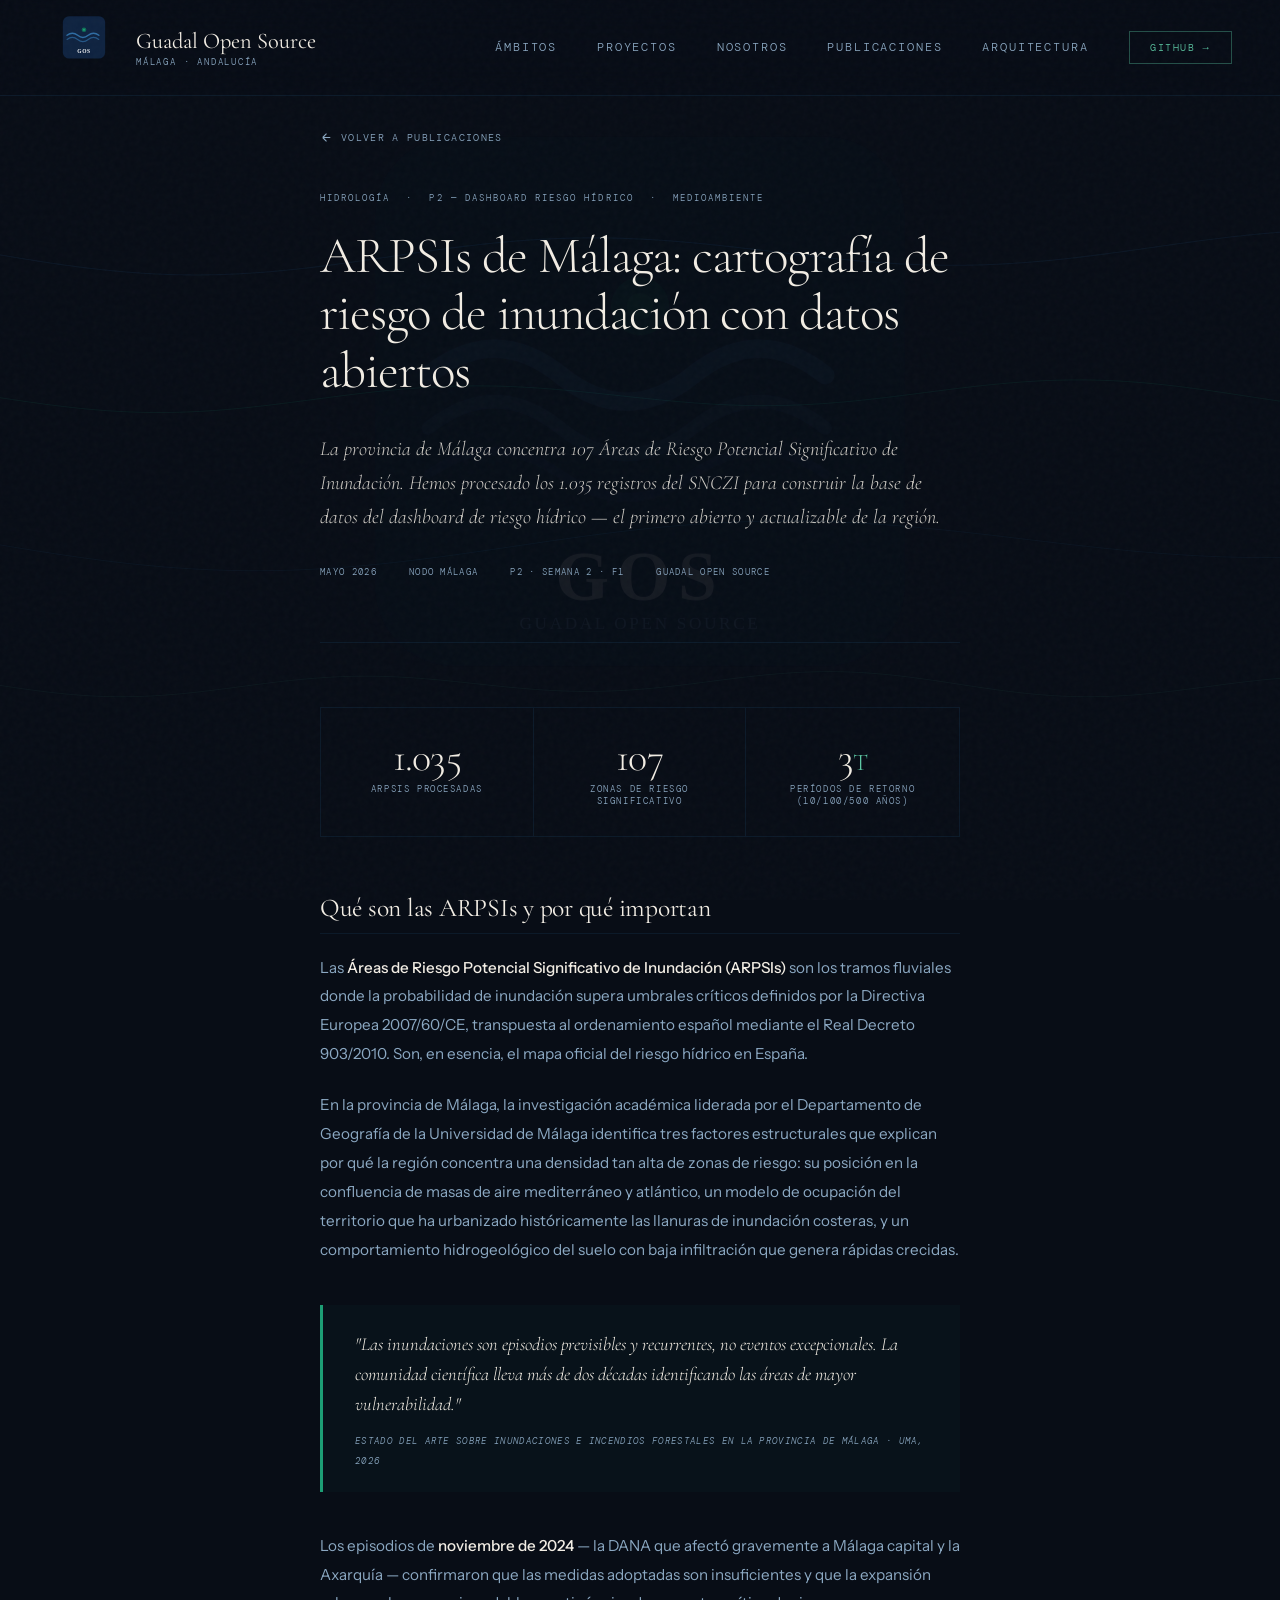
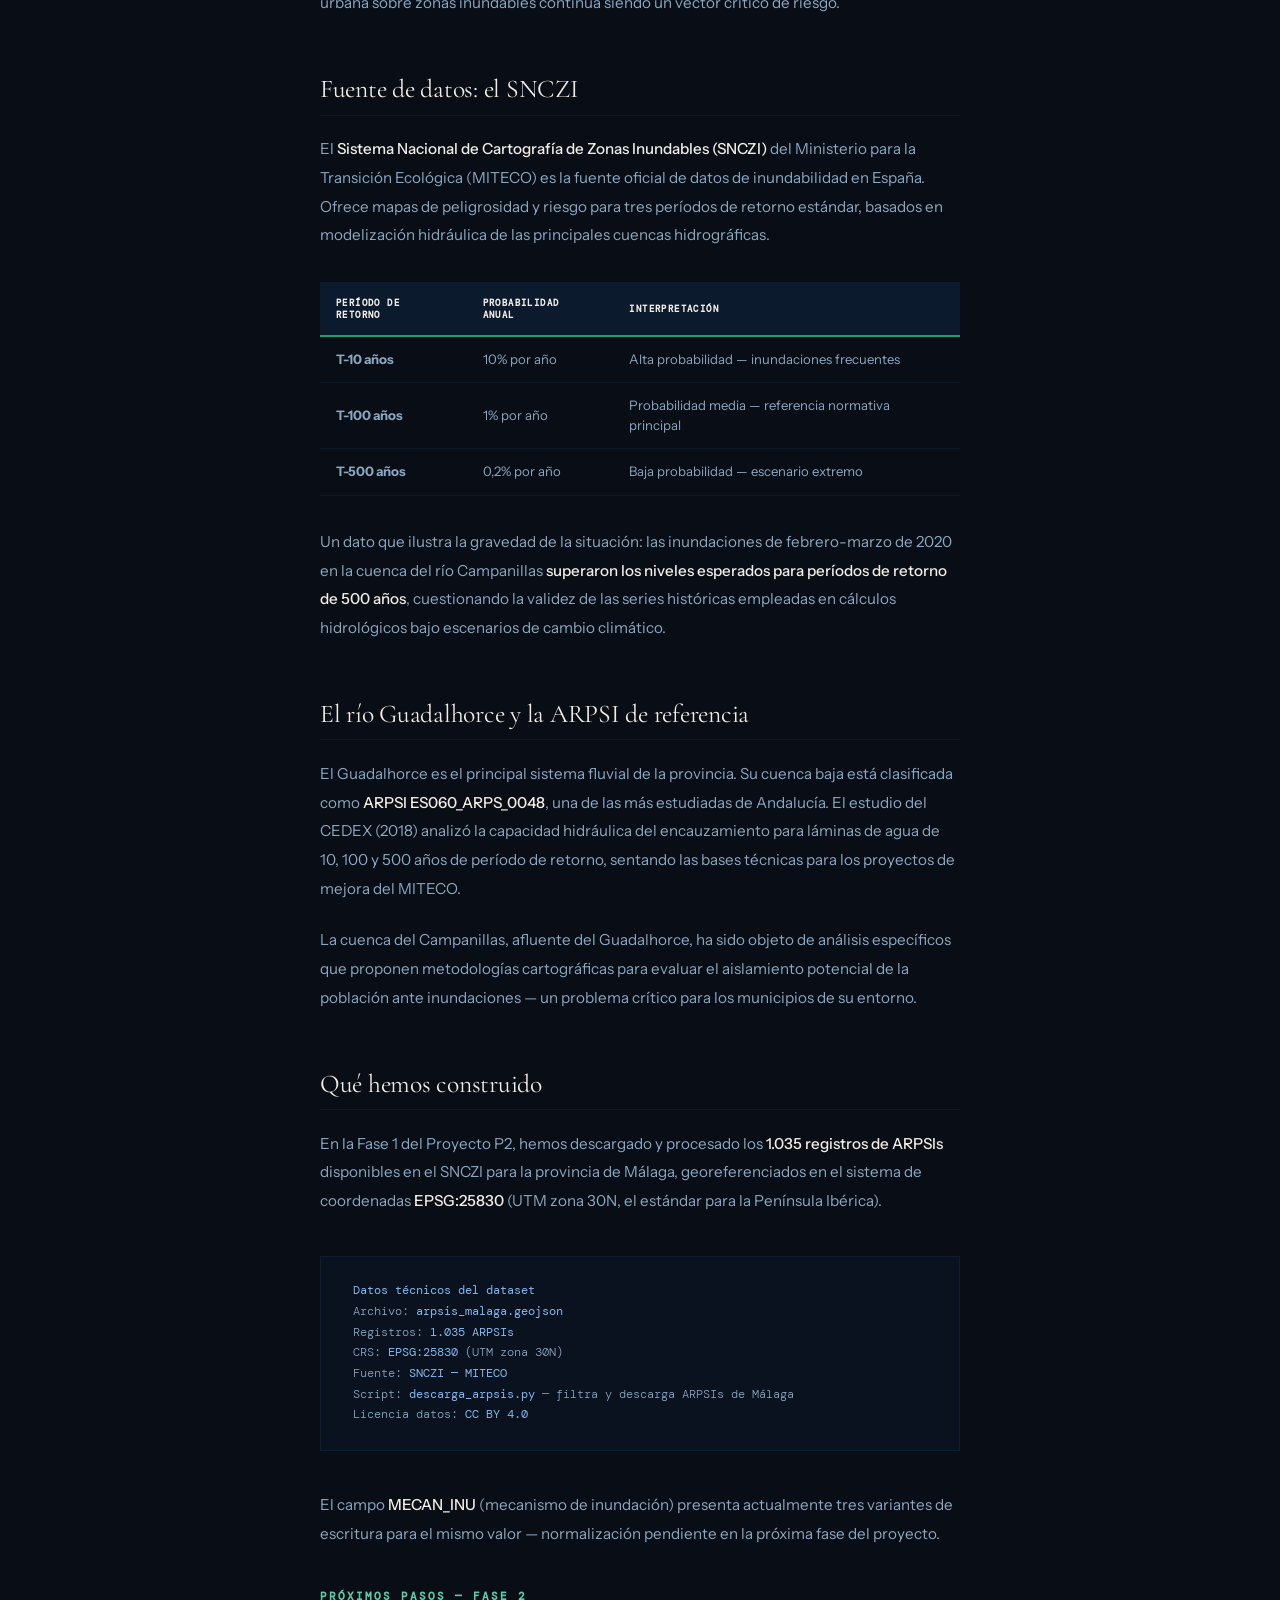
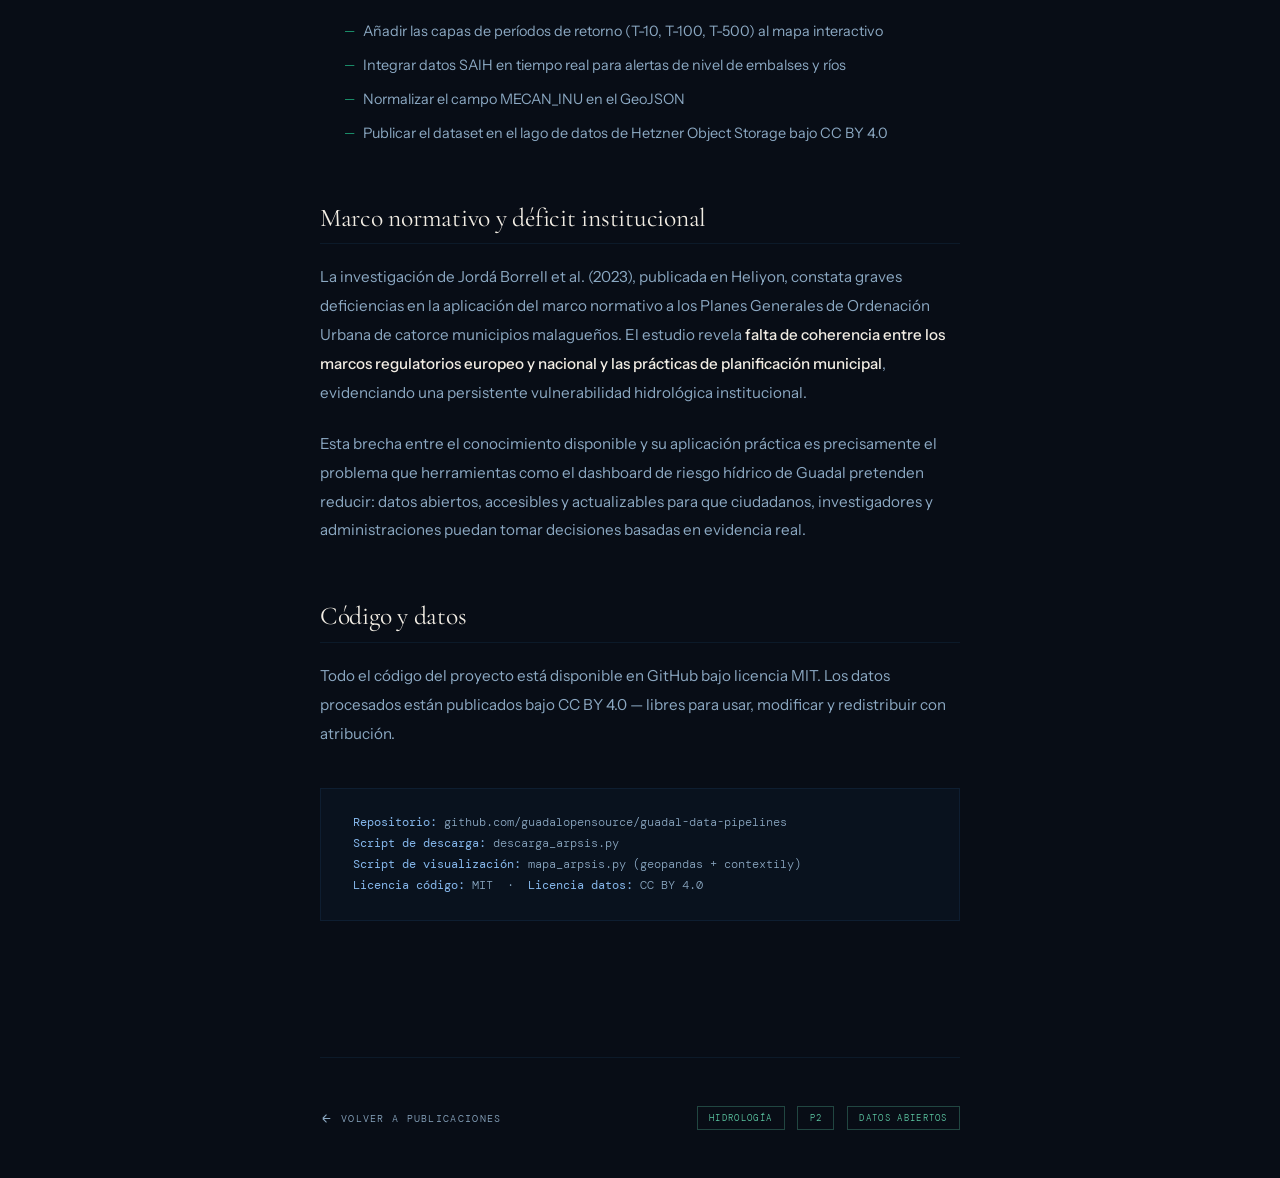
<file: articulo-arpsis.html>
<!DOCTYPE html>
<html lang="es">
<head>
  <meta charset="UTF-8" />
  <meta name="viewport" content="width=device-width, initial-scale=1.0" />
  <title>ARPSIs de Málaga — Guadal Open Source</title>
  <meta name="description" content="Cartografía de riesgo de inundación con datos abiertos. 1.035 ARPSIs procesadas para la provincia de Málaga. Directiva 2007/60/CE, SNCZI, períodos de retorno." />
  <link rel="icon" type="image/svg+xml" href="favicon.svg" />
  <link rel="preconnect" href="https://fonts.googleapis.com" />
  <link rel="preconnect" href="https://fonts.gstatic.com" crossorigin />
  <link href="https://fonts.googleapis.com/css2?family=Cormorant+Garamond:ital,wght@0,300;0,400;1,300;1,400&family=DM+Mono:wght@300;400&family=Instrument+Sans:wght@300;400;500&display=swap" rel="stylesheet" />
  <link rel="stylesheet" href="styles.css" />
  <style>
    /* Estilos específicos del artículo */
    .article {
      position: relative;
      z-index: 2;
      max-width: 720px;
      margin: 0 auto;
      padding: 0 2.5rem;
    }

    .article__header {
      padding: 8rem 0 4rem;
      border-bottom: 1px solid var(--rule);
      margin-bottom: 4rem;
    }

    .article__back {
      font-family: var(--font-mono, 'DM Mono', monospace);
      font-size: .6rem;
      letter-spacing: .14em;
      text-transform: uppercase;
      color: var(--muted);
      text-decoration: none;
      display: inline-flex;
      align-items: center;
      gap: .5rem;
      margin-bottom: 3rem;
      transition: color .2s;
    }
    .article__back:hover { color: var(--teal-light); }

    .article__eyebrow {
      font-family: var(--font-mono, 'DM Mono', monospace);
      font-size: .58rem;
      letter-spacing: .22em;
      text-transform: uppercase;
      color: var(--teal-light);
      margin-bottom: 1.5rem;
      display: flex;
      align-items: center;
      gap: 1rem;
      flex-wrap: wrap;
    }

    .article__eyebrow span {
      color: var(--muted);
    }

    .article__title {
      font-family: 'Cormorant Garamond', serif;
      font-size: clamp(2rem, 4vw, 3.2rem);
      font-weight: 300;
      line-height: 1.12;
      letter-spacing: -.02em;
      color: var(--cream);
      margin-bottom: 2rem;
    }

    .article__lead {
      font-family: 'Cormorant Garamond', serif;
      font-size: 1.25rem;
      font-weight: 300;
      font-style: italic;
      line-height: 1.7;
      color: var(--cream);
      margin-bottom: 2rem;
      opacity: .85;
    }

    .article__meta {
      display: flex;
      gap: 2rem;
      flex-wrap: wrap;
      font-family: 'DM Mono', monospace;
      font-size: .55rem;
      letter-spacing: .15em;
      text-transform: uppercase;
      color: var(--muted);
    }

    .article__body {
      padding-bottom: 6rem;
    }

    .article__body h2 {
      font-family: 'Cormorant Garamond', serif;
      font-size: 1.6rem;
      font-weight: 400;
      color: var(--cream);
      line-height: 1.2;
      letter-spacing: -.01em;
      margin: 3.5rem 0 1.2rem;
      padding-bottom: .6rem;
      border-bottom: 1px solid var(--rule);
    }

    .article__body h3 {
      font-family: 'DM Mono', monospace;
      font-size: .7rem;
      letter-spacing: .18em;
      text-transform: uppercase;
      color: var(--teal-light);
      margin: 2.5rem 0 1rem;
    }

    .article__body p {
      font-size: .95rem;
      line-height: 1.9;
      color: var(--muted);
      margin-bottom: 1.4rem;
    }

    .article__body p strong {
      color: var(--cream);
      font-weight: 500;
    }

    .article__body ul {
      margin: 1rem 0 1.5rem 1.5rem;
      list-style: none;
    }

    .article__body ul li {
      font-size: .9rem;
      line-height: 1.8;
      color: var(--muted);
      margin-bottom: .5rem;
      padding-left: 1.2rem;
      position: relative;
    }

    .article__body ul li::before {
      content: '—';
      position: absolute;
      left: 0;
      color: var(--teal);
      font-size: .8rem;
    }

    /* Datos destacados */
    .data-grid {
      display: grid;
      grid-template-columns: repeat(3, 1fr);
      gap: 0;
      border: 1px solid var(--rule);
      margin: 2.5rem 0;
    }

    .data-item {
      padding: 1.8rem 1.5rem;
      border-right: 1px solid var(--rule);
      text-align: center;
    }

    .data-item:last-child { border-right: none; }

    .data-item__number {
      font-family: 'Cormorant Garamond', serif;
      font-size: 2.5rem;
      font-weight: 300;
      color: var(--cream);
      line-height: 1;
      margin-bottom: .4rem;
      letter-spacing: -.02em;
    }

    .data-item__number em {
      font-style: normal;
      color: var(--teal-light);
      font-size: 1.5rem;
    }

    .data-item__label {
      font-family: 'DM Mono', monospace;
      font-size: .55rem;
      letter-spacing: .18em;
      text-transform: uppercase;
      color: var(--muted);
    }

    /* Cita destacada */
    .pullquote {
      border-left: 3px solid var(--teal);
      padding: 1.5rem 2rem;
      margin: 2.5rem 0;
      background: rgba(29,158,117,.04);
    }

    .pullquote p {
      font-family: 'Cormorant Garamond', serif;
      font-size: 1.15rem;
      font-style: italic;
      color: var(--cream) !important;
      line-height: 1.65;
      margin-bottom: .5rem !important;
    }

    .pullquote cite {
      font-family: 'DM Mono', monospace;
      font-size: .55rem;
      letter-spacing: .15em;
      text-transform: uppercase;
      color: var(--muted);
    }

    /* Tabla de períodos de retorno */
    .retorno-table {
      width: 100%;
      border-collapse: collapse;
      margin: 2rem 0;
      font-size: .82rem;
    }

    .retorno-table th {
      font-family: 'DM Mono', monospace;
      font-size: .58rem;
      letter-spacing: .15em;
      text-transform: uppercase;
      color: var(--cream);
      background: rgba(15,35,64,.6);
      padding: .9rem 1rem;
      text-align: left;
      border-bottom: 2px solid var(--teal);
    }

    .retorno-table td {
      padding: .8rem 1rem;
      color: var(--muted);
      border-bottom: 1px solid var(--rule);
      line-height: 1.5;
    }

    .retorno-table tr:hover td {
      background: rgba(29,158,117,.04);
      color: var(--cream);
    }

    /* Nota técnica */
    .tech-note {
      background: rgba(46,109,164,.06);
      border: 1px solid var(--rule);
      padding: 1.5rem 2rem;
      margin: 2.5rem 0;
      font-family: 'DM Mono', monospace;
      font-size: .72rem;
      line-height: 1.8;
      color: var(--muted);
    }

    .tech-note strong {
      color: var(--sky);
      font-weight: 400;
    }

    /* Navegación artículo */
    .article__nav {
      border-top: 1px solid var(--rule);
      padding: 3rem 0;
      display: flex;
      justify-content: space-between;
      align-items: center;
    }

    .article__nav-back {
      font-family: 'DM Mono', monospace;
      font-size: .62rem;
      letter-spacing: .13em;
      text-transform: uppercase;
      color: var(--muted);
      text-decoration: none;
      display: inline-flex;
      align-items: center;
      gap: .5rem;
      transition: color .2s;
    }
    .article__nav-back:hover { color: var(--teal-light); }

    .article__tag {
      font-family: 'DM Mono', monospace;
      font-size: .55rem;
      letter-spacing: .15em;
      text-transform: uppercase;
      color: var(--teal-light);
      border: 1px solid rgba(93,202,165,.3);
      padding: .3rem .7rem;
    }

    @media (max-width: 600px) {
      .article { padding: 0 1.5rem; }
      .data-grid { grid-template-columns: 1fr; }
      .data-item { border-right: none; border-bottom: 1px solid var(--rule); }
      .data-item:last-child { border-bottom: none; }
      .article__header { padding: 7rem 0 3rem; }
    }
  </style>
</head>
<body>

<div id="cursor"></div>
<canvas id="wave-canvas"></canvas>

<svg id="bg-logo" viewBox="0 0 680 680" xmlns="http://www.w3.org/2000/svg">
  <rect x="140" y="40" width="400" height="400" rx="60" fill="#0F2340"/>
  <path d="M180 220 Q230 180 280 220 Q330 260 380 220 Q430 180 480 220" fill="none" stroke="#2E6DA4" stroke-width="14" stroke-linecap="round"/>
  <path d="M180 260 Q230 220 280 260 Q330 300 380 260 Q430 220 480 260" fill="none" stroke="#2E6DA4" stroke-width="10" stroke-linecap="round" opacity="0.7"/>
  <path d="M180 295 Q230 260 280 295 Q330 330 380 295 Q430 260 480 295" fill="none" stroke="#2E6DA4" stroke-width="7" stroke-linecap="round" opacity="0.4"/>
  <circle cx="340" cy="168" r="22" fill="#0F6E56"/>
  <circle cx="340" cy="168" r="10" fill="#1D9E75"/>
  <text font-family="Georgia,serif" font-size="52" font-weight="700" fill="white" text-anchor="middle" x="340" y="390" letter-spacing="6">GOS</text>
  <text font-family="Georgia,serif" font-size="13" fill="#85B7EB" text-anchor="middle" x="340" y="412" letter-spacing="2">GUADAL OPEN SOURCE</text>
</svg>

<!-- NAVBAR -->
<nav class="navbar" id="navbar">
  <a href="/" class="navbar__brand">
    <svg width="52" height="52" viewBox="0 0 680 680" xmlns="http://www.w3.org/2000/svg">
      <rect x="140" y="40" width="400" height="400" rx="60" fill="#0F2340"/>
      <path d="M180 220 Q230 180 280 220 Q330 260 380 220 Q430 180 480 220" fill="none" stroke="#2E6DA4" stroke-width="14" stroke-linecap="round"/>
      <path d="M180 260 Q230 220 280 260 Q330 300 380 260 Q430 220 480 260" fill="none" stroke="#2E6DA4" stroke-width="10" stroke-linecap="round" opacity="0.7"/>
      <circle cx="340" cy="168" r="22" fill="#0F6E56"/>
      <circle cx="340" cy="168" r="10" fill="#1D9E75"/>
      <text font-family="Georgia,serif" font-size="52" font-weight="700" fill="white" text-anchor="middle" x="340" y="390" letter-spacing="6">GOS</text>
    </svg>
    <span class="navbar__brand-name">
      Guadal Open Source
      <small class="navbar__brand-sub">Málaga · Andalucía</small>
    </span>
  </a>
  <div class="navbar__links">
    <a href="/#ambitos"             class="navbar__link">Ámbitos</a>
    <a href="/#proyectos"           class="navbar__link">Proyectos</a>
    <a href="/nosotros.html"        class="navbar__link">Nosotros</a>
    <a href="/#blog"                class="navbar__link">Publicaciones</a>
    <a href="/arquitectura-datos.html" class="navbar__link">Arquitectura</a>
    <a href="https://github.com/guadalopensource" target="_blank" rel="noopener" class="navbar__cta">GitHub →</a>
  </div>
</nav>

<!-- ARTÍCULO -->
<div class="site">
  <article class="article">

    <header class="article__header">
      <a href="/" class="article__back">
        <svg width="13" height="13" viewBox="0 0 24 24" fill="none" stroke="currentColor" stroke-width="2"><path d="M19 12H5M5 12l7 7M5 12l7-7"/></svg>
        Volver a publicaciones
      </a>

      <div class="article__eyebrow">
        <span>Hidrología</span>
        <span>·</span>
        <span>P2 — Dashboard Riesgo Hídrico</span>
        <span>·</span>
        <span>Medioambiente</span>
      </div>

      <h1 class="article__title">
        ARPSIs de Málaga: cartografía de riesgo de inundación con datos abiertos
      </h1>

      <p class="article__lead">
        La provincia de Málaga concentra 107 Áreas de Riesgo Potencial Significativo de Inundación. Hemos procesado los 1.035 registros del SNCZI para construir la base de datos del dashboard de riesgo hídrico — el primero abierto y actualizable de la región.
      </p>

      <div class="article__meta">
        <span>Mayo 2026</span>
        <span>Nodo Málaga</span>
        <span>P2 · Semana 2 · F1</span>
        <span>Guadal Open Source</span>
      </div>
    </header>

    <div class="article__body">

      <!-- DATOS CLAVE -->
      <div class="data-grid">
        <div class="data-item">
          <div class="data-item__number">1.035</div>
          <div class="data-item__label">ARPSIs procesadas</div>
        </div>
        <div class="data-item">
          <div class="data-item__number">107</div>
          <div class="data-item__label">Zonas de riesgo significativo</div>
        </div>
        <div class="data-item">
          <div class="data-item__number">3<em>T</em></div>
          <div class="data-item__label">Períodos de retorno (10/100/500 años)</div>
        </div>
      </div>

      <h2>Qué son las ARPSIs y por qué importan</h2>

      <p>Las <strong>Áreas de Riesgo Potencial Significativo de Inundación (ARPSIs)</strong> son los tramos fluviales donde la probabilidad de inundación supera umbrales críticos definidos por la Directiva Europea 2007/60/CE, transpuesta al ordenamiento español mediante el Real Decreto 903/2010. Son, en esencia, el mapa oficial del riesgo hídrico en España.</p>

      <p>En la provincia de Málaga, la investigación académica liderada por el Departamento de Geografía de la Universidad de Málaga identifica tres factores estructurales que explican por qué la región concentra una densidad tan alta de zonas de riesgo: su posición en la confluencia de masas de aire mediterráneo y atlántico, un modelo de ocupación del territorio que ha urbanizado históricamente las llanuras de inundación costeras, y un comportamiento hidrogeológico del suelo con baja infiltración que genera rápidas crecidas.</p>

      <div class="pullquote">
        <p>"Las inundaciones son episodios previsibles y recurrentes, no eventos excepcionales. La comunidad científica lleva más de dos décadas identificando las áreas de mayor vulnerabilidad."</p>
        <cite>Estado del arte sobre inundaciones e incendios forestales en la provincia de Málaga · UMA, 2026</cite>
      </div>

      <p>Los episodios de <strong>noviembre de 2024</strong> — la DANA que afectó gravemente a Málaga capital y la Axarquía — confirmaron que las medidas adoptadas son insuficientes y que la expansión urbana sobre zonas inundables continúa siendo un vector crítico de riesgo.</p>

      <h2>Fuente de datos: el SNCZI</h2>

      <p>El <strong>Sistema Nacional de Cartografía de Zonas Inundables (SNCZI)</strong> del Ministerio para la Transición Ecológica (MITECO) es la fuente oficial de datos de inundabilidad en España. Ofrece mapas de peligrosidad y riesgo para tres períodos de retorno estándar, basados en modelización hidráulica de las principales cuencas hidrográficas.</p>

      <table class="retorno-table">
        <thead>
          <tr>
            <th>Período de retorno</th>
            <th>Probabilidad anual</th>
            <th>Interpretación</th>
          </tr>
        </thead>
        <tbody>
          <tr>
            <td><strong>T-10 años</strong></td>
            <td>10% por año</td>
            <td>Alta probabilidad — inundaciones frecuentes</td>
          </tr>
          <tr>
            <td><strong>T-100 años</strong></td>
            <td>1% por año</td>
            <td>Probabilidad media — referencia normativa principal</td>
          </tr>
          <tr>
            <td><strong>T-500 años</strong></td>
            <td>0,2% por año</td>
            <td>Baja probabilidad — escenario extremo</td>
          </tr>
        </tbody>
      </table>

      <p>Un dato que ilustra la gravedad de la situación: las inundaciones de febrero-marzo de 2020 en la cuenca del río Campanillas <strong>superaron los niveles esperados para períodos de retorno de 500 años</strong>, cuestionando la validez de las series históricas empleadas en cálculos hidrológicos bajo escenarios de cambio climático.</p>

      <h2>El río Guadalhorce y la ARPSI de referencia</h2>

      <p>El Guadalhorce es el principal sistema fluvial de la provincia. Su cuenca baja está clasificada como <strong>ARPSI ES060_ARPS_0048</strong>, una de las más estudiadas de Andalucía. El estudio del CEDEX (2018) analizó la capacidad hidráulica del encauzamiento para láminas de agua de 10, 100 y 500 años de período de retorno, sentando las bases técnicas para los proyectos de mejora del MITECO.</p>

      <p>La cuenca del Campanillas, afluente del Guadalhorce, ha sido objeto de análisis específicos que proponen metodologías cartográficas para evaluar el aislamiento potencial de la población ante inundaciones — un problema crítico para los municipios de su entorno.</p>

      <h2>Qué hemos construido</h2>

      <p>En la Fase 1 del Proyecto P2, hemos descargado y procesado los <strong>1.035 registros de ARPSIs</strong> disponibles en el SNCZI para la provincia de Málaga, georeferenciados en el sistema de coordenadas <strong>EPSG:25830</strong> (UTM zona 30N, el estándar para la Península Ibérica).</p>

      <div class="tech-note">
        <strong>Datos técnicos del dataset</strong><br>
        Archivo: <strong>arpsis_malaga.geojson</strong><br>
        Registros: <strong>1.035 ARPSIs</strong><br>
        CRS: <strong>EPSG:25830</strong> (UTM zona 30N)<br>
        Fuente: <strong>SNCZI — MITECO</strong><br>
        Script: <strong>descarga_arpsis.py</strong> — filtra y descarga ARPSIs de Málaga<br>
        Licencia datos: <strong>CC BY 4.0</strong>
      </div>

      <p>El campo <strong>MECAN_INU</strong> (mecanismo de inundación) presenta actualmente tres variantes de escritura para el mismo valor — normalización pendiente en la próxima fase del proyecto.</p>

      <h3>Próximos pasos — Fase 2</h3>

      <ul>
        <li>Añadir las capas de períodos de retorno (T-10, T-100, T-500) al mapa interactivo</li>
        <li>Integrar datos SAIH en tiempo real para alertas de nivel de embalses y ríos</li>
        <li>Normalizar el campo MECAN_INU en el GeoJSON</li>
        <li>Publicar el dataset en el lago de datos de Hetzner Object Storage bajo CC BY 4.0</li>
      </ul>

      <h2>Marco normativo y déficit institucional</h2>

      <p>La investigación de Jordá Borrell et al. (2023), publicada en Heliyon, constata graves deficiencias en la aplicación del marco normativo a los Planes Generales de Ordenación Urbana de catorce municipios malagueños. El estudio revela <strong>falta de coherencia entre los marcos regulatorios europeo y nacional y las prácticas de planificación municipal</strong>, evidenciando una persistente vulnerabilidad hidrológica institucional.</p>

      <p>Esta brecha entre el conocimiento disponible y su aplicación práctica es precisamente el problema que herramientas como el dashboard de riesgo hídrico de Guadal pretenden reducir: datos abiertos, accesibles y actualizables para que ciudadanos, investigadores y administraciones puedan tomar decisiones basadas en evidencia real.</p>

      <h2>Código y datos</h2>

      <p>Todo el código del proyecto está disponible en GitHub bajo licencia MIT. Los datos procesados están publicados bajo CC BY 4.0 — libres para usar, modificar y redistribuir con atribución.</p>

      <div class="tech-note">
        <strong>Repositorio:</strong> github.com/guadalopensource/guadal-data-pipelines<br>
        <strong>Script de descarga:</strong> descarga_arpsis.py<br>
        <strong>Script de visualización:</strong> mapa_arpsis.py (geopandas + contextily)<br>
        <strong>Licencia código:</strong> MIT &nbsp;·&nbsp; <strong>Licencia datos:</strong> CC BY 4.0
      </div>

    </div>

    <!-- NAVEGACIÓN -->
    <nav class="article__nav">
      <a href="/" class="article__nav-back">
        <svg width="13" height="13" viewBox="0 0 24 24" fill="none" stroke="currentColor" stroke-width="2"><path d="M19 12H5M5 12l7 7M5 12l7-7"/></svg>
        Volver a publicaciones
      </a>
      <div style="display:flex; gap:.8rem;">
        <span class="article__tag">Hidrología</span>
        <span class="article__tag">P2</span>
        <span class="article__tag">Datos abiertos</span>
      </div>
    </nav>

  </article>
</div>

<script src="main.js"></script>
</body>
</html>
</file>
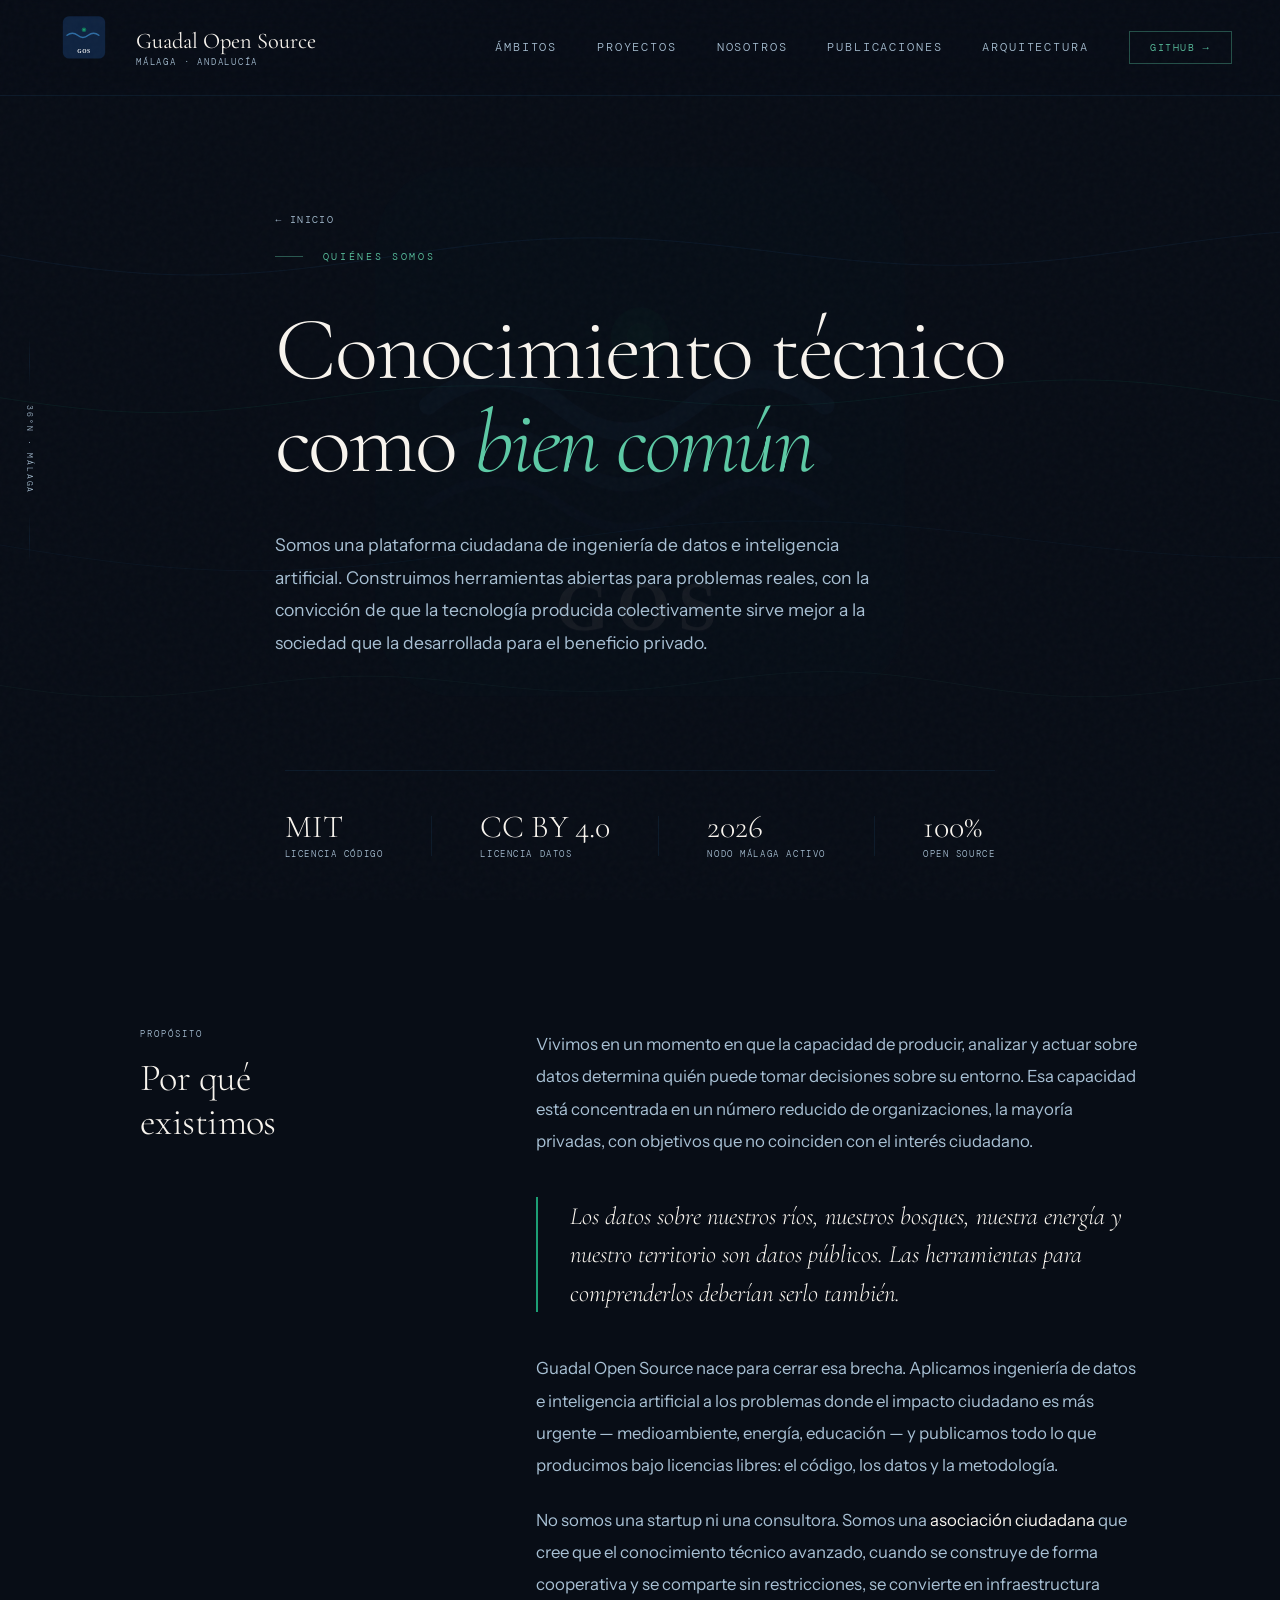
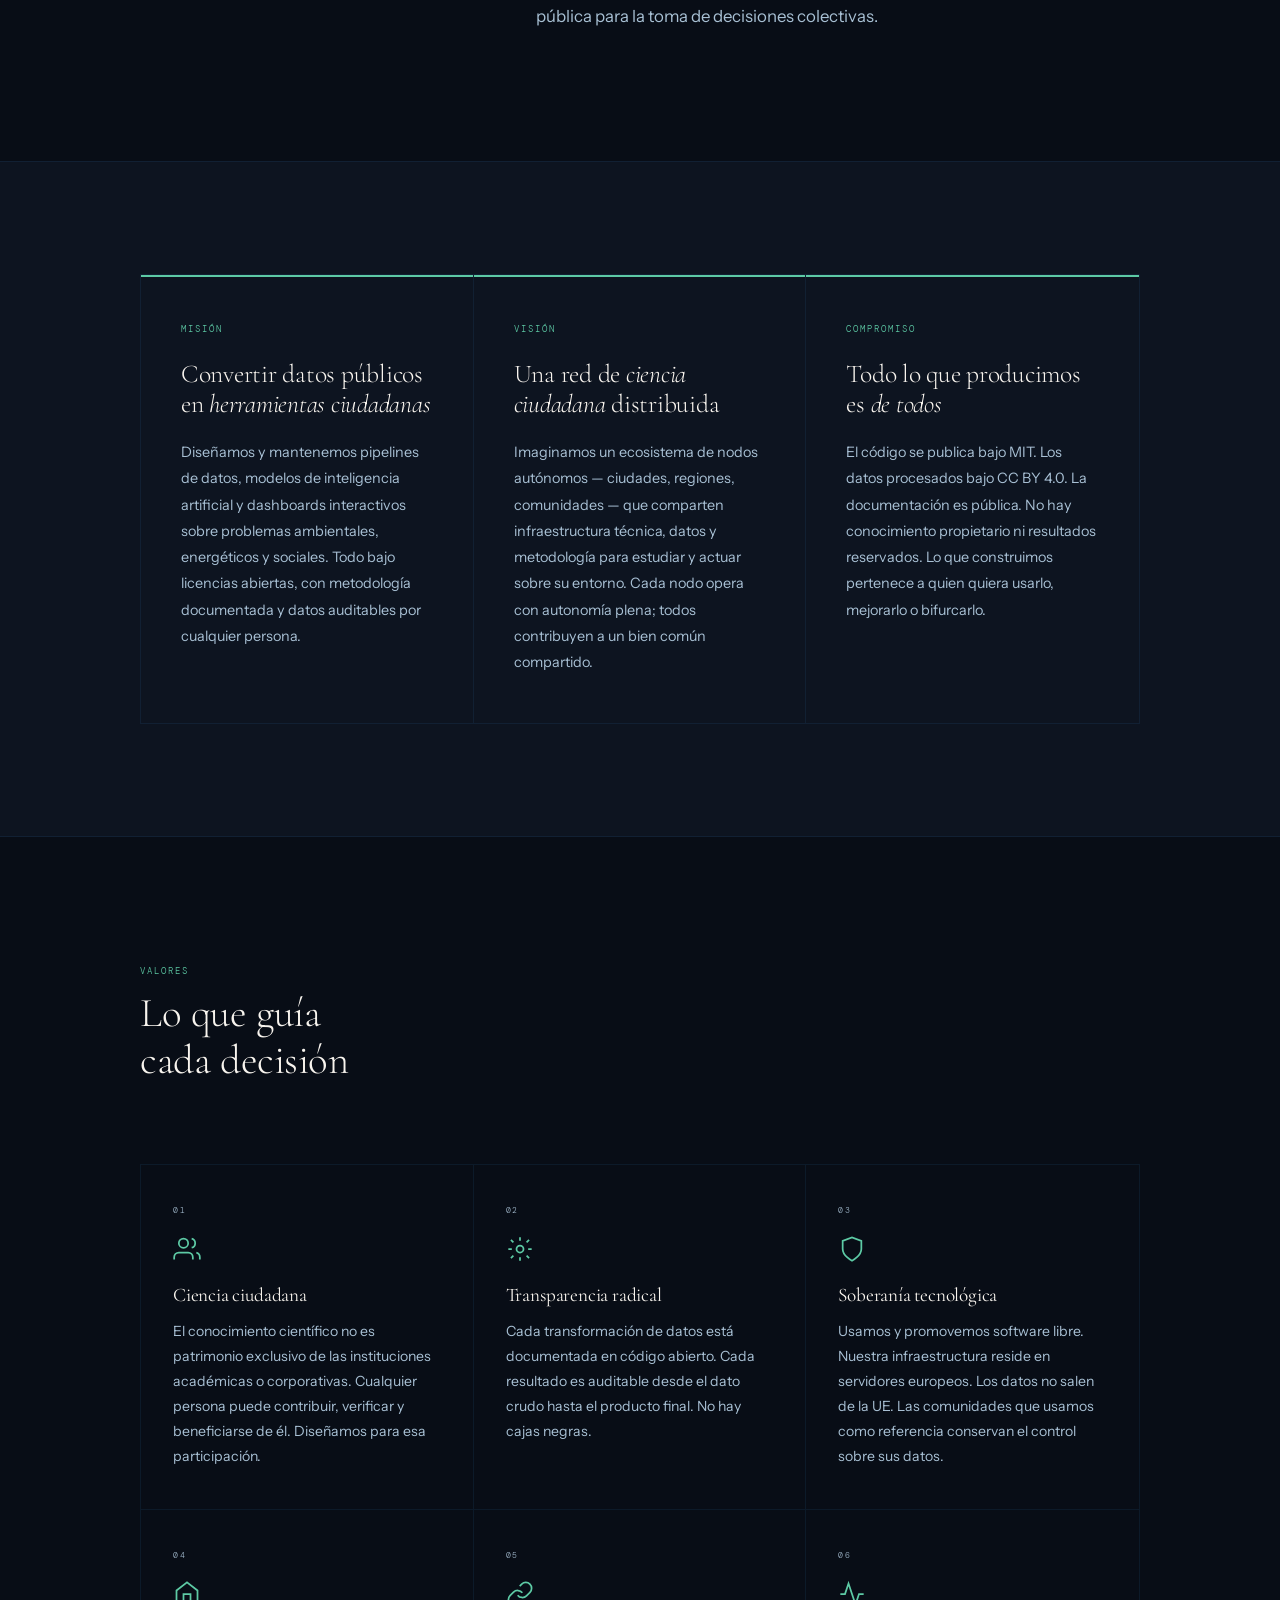
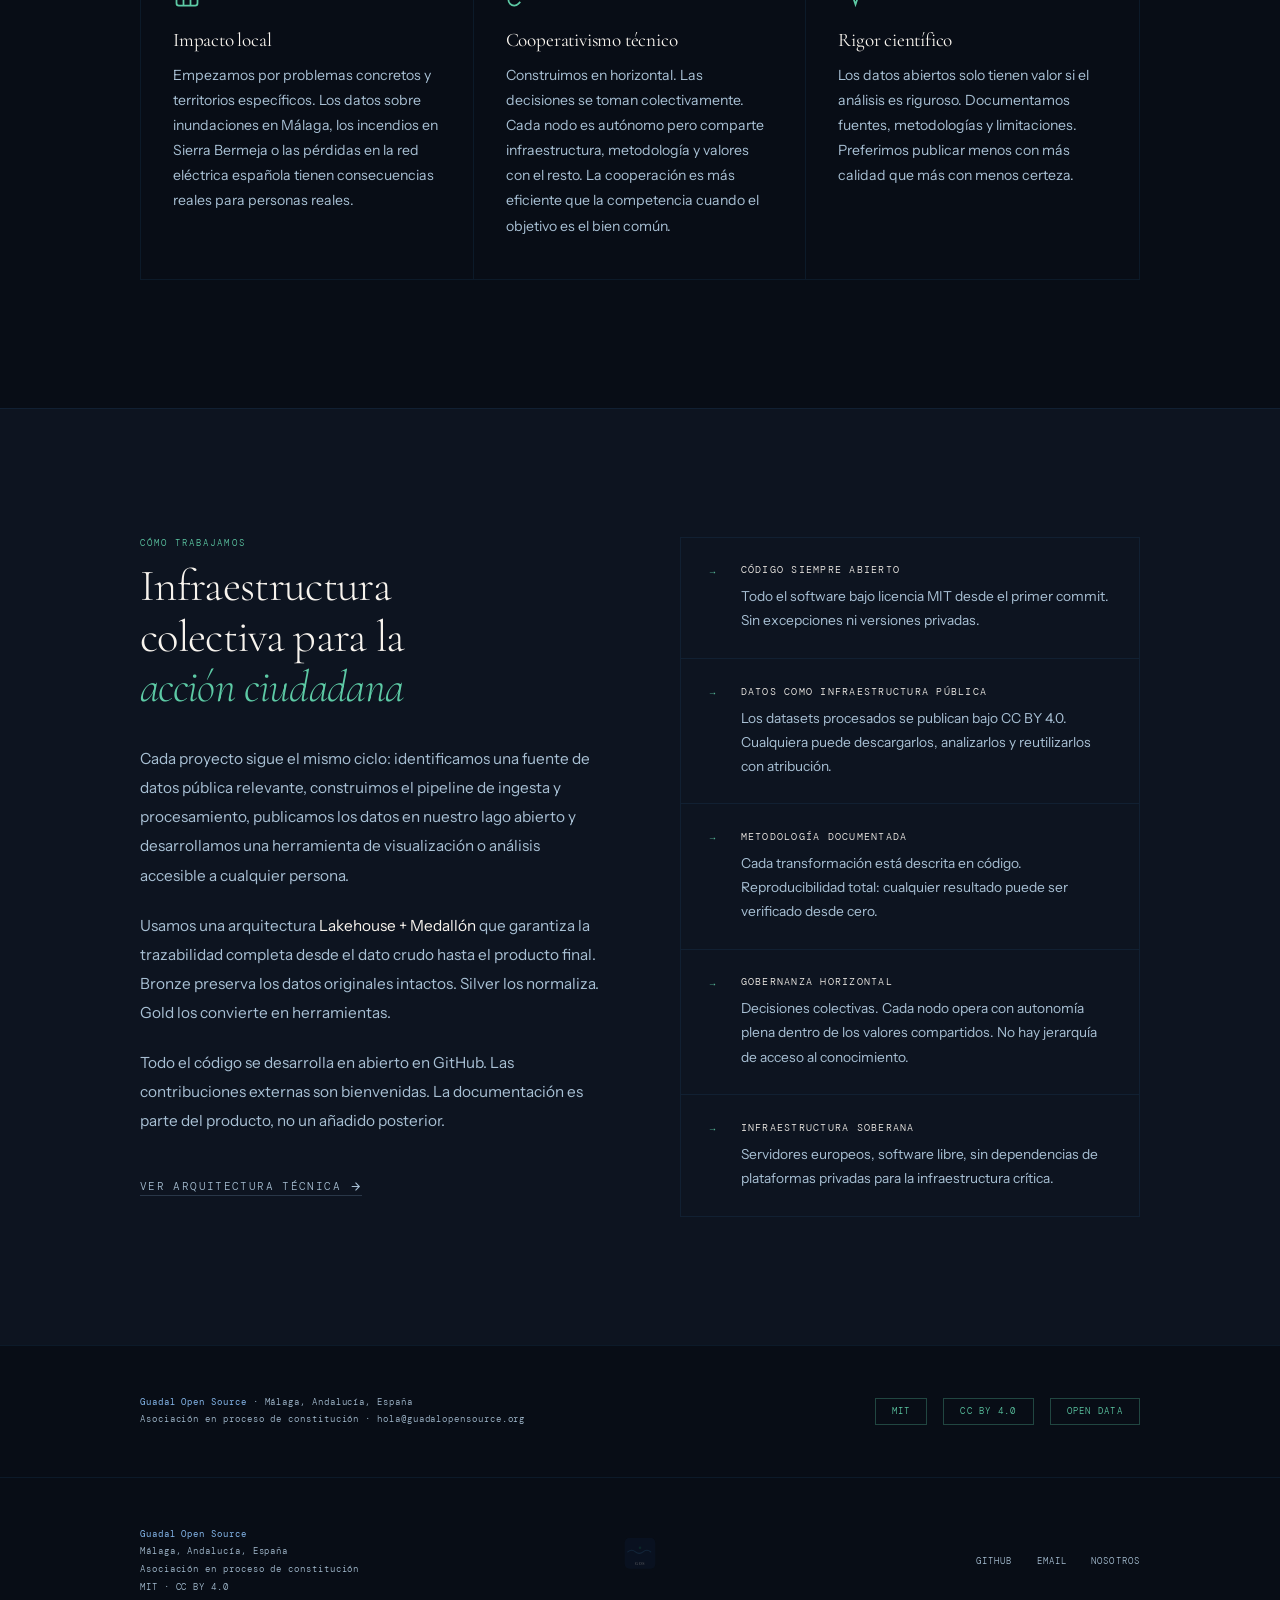
<file: nosotros.html>
<!DOCTYPE html>
<html lang="es">
<head>
  <meta charset="UTF-8" />
  <meta name="viewport" content="width=device-width, initial-scale=1.0" />
  <title>Nosotros — Guadal Open Source</title>
  <meta name="description" content="Quiénes somos, qué nos mueve y cómo trabajamos en Guadal Open Source. Ciencia ciudadana, datos libres y tecnología cooperativa al servicio del bien común." />
  <link rel="icon" type="image/svg+xml" href="favicon.svg" />
  <link rel="preconnect" href="https://fonts.googleapis.com" />
  <link rel="preconnect" href="https://fonts.gstatic.com" crossorigin />
  <link href="https://fonts.googleapis.com/css2?family=Cormorant+Garamond:ital,wght@0,300;0,400;1,300;1,400&family=DM+Mono:wght@300;400&family=Instrument+Sans:wght@300;400;500&display=swap" rel="stylesheet" />
  <link rel="stylesheet" href="styles.css" />
  <style>

    /* ── HERO ── */
    .nos-hero {
      min-height: 100svh;
      display: grid;
      grid-template-rows: 1fr auto;
      padding-top: 96px;
      position: relative;
    }
    .nos-hero__body {
      display: flex;
      align-items: center;
    }
    .nos-hero__inner {
      max-width: 820px;
    }
    .nos-hero__eyebrow {
      font-family: var(--mono);
      font-size: .6rem;
      letter-spacing: .28em;
      text-transform: uppercase;
      color: var(--teal-light);
      margin-bottom: 2.5rem;
      display: flex;
      align-items: center;
      gap: 1.2rem;
      opacity: 0;
      animation: fadeUp .8s .1s var(--ease) forwards;
    }
    .nos-hero__eyebrow::before {
      content: '';
      width: 28px; height: 1px;
      background: var(--teal-light);
      opacity: .4;
    }
    .nos-hero__title {
      font-family: var(--serif);
      font-size: clamp(3.2rem, 7vw, 7.5rem);
      font-weight: 300;
      line-height: 1.04;
      letter-spacing: -.025em;
      color: var(--cream);
      margin-bottom: 2.5rem;
      opacity: 0;
      animation: fadeUp .9s .2s var(--ease) forwards;
    }
    .nos-hero__title em {
      font-style: italic;
      color: var(--teal-light);
    }
    .nos-hero__statement {
      font-size: 1.1rem;
      line-height: 1.85;
      color: var(--muted);
      max-width: 600px;
      opacity: 0;
      animation: fadeUp .9s .36s var(--ease) forwards;
    }
    .nos-hero__footer {
      padding: 2.5rem 0;
      display: flex;
      align-items: center;
      gap: 3rem;
      border-top: 1px solid var(--rule);
      opacity: 0;
      animation: fadeIn 1s .8s forwards;
    }
    .nos-hero__stat {
      display: flex;
      flex-direction: column;
      gap: .3rem;
    }
    .nos-hero__stat-num {
      font-family: var(--serif);
      font-size: 2rem;
      font-weight: 300;
      color: var(--cream);
      line-height: 1;
    }
    .nos-hero__stat-label {
      font-family: var(--mono);
      font-size: .55rem;
      letter-spacing: .18em;
      text-transform: uppercase;
      color: var(--muted);
    }
    .nos-hero__stat-sep {
      width: 1px;
      height: 40px;
      background: var(--rule);
    }

    /* ── PROPÓSITO ── */
    .proposito {
      padding: 8rem 0;
    }
    .proposito__grid {
      display: grid;
      grid-template-columns: 300px 1fr;
      gap: 6rem;
      align-items: start;
    }
    .proposito__label {
      font-family: var(--mono);
      font-size: .58rem;
      letter-spacing: .22em;
      text-transform: uppercase;
      color: var(--muted);
      margin-bottom: 1rem;
    }
    .proposito__side-title {
      font-family: var(--serif);
      font-size: 2.4rem;
      font-weight: 300;
      color: var(--cream);
      line-height: 1.15;
      letter-spacing: -.015em;
      position: sticky;
      top: 7rem;
    }
    .proposito__side-title em {
      font-style: italic;
      color: var(--teal-light);
    }
    .proposito__text {
      font-size: 1.05rem;
      line-height: 1.92;
      color: var(--muted);
    }
    .proposito__text + .proposito__text {
      margin-top: 1.4rem;
    }
    .proposito__text strong {
      color: var(--cream);
      font-weight: 400;
    }
    .proposito__pull {
      font-family: var(--serif);
      font-size: 1.55rem;
      font-weight: 300;
      font-style: italic;
      line-height: 1.55;
      color: var(--cream);
      border-left: 2px solid var(--teal);
      padding-left: 2rem;
      margin: 2.5rem 0;
    }

    /* ── MVV ROW ── */
    .mvv {
      padding: 7rem 0;
      background: var(--ink-soft);
      border-top: 1px solid var(--rule);
      border-bottom: 1px solid var(--rule);
    }
    .mvv__grid {
      display: grid;
      grid-template-columns: repeat(3, 1fr);
      gap: 0;
      border: 1px solid var(--rule);
    }
    .mvv__item {
      padding: 3rem 2.5rem;
      border-right: 1px solid var(--rule);
      position: relative;
    }
    .mvv__item:last-child { border-right: none; }
    .mvv__item::before {
      content: '';
      position: absolute;
      top: 0; left: 0;
      width: 100%; height: 2px;
      background: var(--teal-light);
      transform: scaleX(0);
      transform-origin: left;
      transition: transform .5s var(--ease);
    }
    .mvv__item.visible::before { transform: scaleX(1); }
    .mvv__tag {
      font-family: var(--mono);
      font-size: .56rem;
      letter-spacing: .22em;
      text-transform: uppercase;
      color: var(--teal-light);
      margin-bottom: 1.5rem;
    }
    .mvv__heading {
      font-family: var(--serif);
      font-size: 1.6rem;
      font-weight: 300;
      color: var(--cream);
      line-height: 1.2;
      letter-spacing: -.01em;
      margin-bottom: 1.2rem;
    }
    .mvv__heading em { font-style: italic; }
    .mvv__desc {
      font-size: .9rem;
      line-height: 1.82;
      color: var(--muted);
    }

    /* ── VALORES ── */
    .valores-section {
      padding: 8rem 0;
    }
    .valores-section__intro {
      max-width: 560px;
      margin-bottom: 5rem;
    }
    .valores-grid {
      display: grid;
      grid-template-columns: repeat(3, 1fr);
      gap: 0;
      border: 1px solid var(--rule);
    }
    .valor-item {
      padding: 2.5rem 2rem;
      border-right: 1px solid var(--rule);
      border-bottom: 1px solid var(--rule);
      position: relative;
      overflow: hidden;
      transition: background .3s;
    }
    .valor-item:nth-child(3n) { border-right: none; }
    .valor-item:nth-last-child(-n+3) { border-bottom: none; }
    .valor-item:hover { background: rgba(242,237,228,.03); }
    .valor-item__num {
      font-family: var(--mono);
      font-size: .52rem;
      letter-spacing: .2em;
      color: var(--muted);
      margin-bottom: 1.2rem;
    }
    .valor-item__icon {
      width: 28px; height: 28px;
      color: var(--teal-light);
      margin-bottom: 1rem;
    }
    .valor-item__title {
      font-family: var(--serif);
      font-size: 1.2rem;
      font-weight: 400;
      color: var(--cream);
      margin-bottom: .7rem;
      letter-spacing: -.01em;
    }
    .valor-item__desc {
      font-size: .88rem;
      line-height: 1.78;
      color: var(--muted);
    }

    /* ── CÓMO TRABAJAMOS ── */
    .como {
      padding: 8rem 0;
      background: var(--ink-soft);
      border-top: 1px solid var(--rule);
    }
    .como__grid {
      display: grid;
      grid-template-columns: 1fr 1fr;
      gap: 5rem;
      align-items: start;
    }
    .como__left { }
    .como__title {
      font-family: var(--serif);
      font-size: clamp(2rem, 3.5vw, 3.2rem);
      font-weight: 300;
      color: var(--cream);
      line-height: 1.12;
      letter-spacing: -.015em;
      margin-bottom: 2rem;
    }
    .como__title em { font-style: italic; color: var(--teal-light); }
    .como__body {
      font-size: .96rem;
      line-height: 1.9;
      color: var(--muted);
      margin-bottom: 1.3rem;
    }
    .como__body strong { color: var(--cream); font-weight: 400; }
    .como__right { }
    .como__principles {
      display: flex;
      flex-direction: column;
      gap: 0;
      border: 1px solid var(--rule);
    }
    .como__principle {
      padding: 1.6rem 1.8rem;
      border-bottom: 1px solid var(--rule);
      display: grid;
      grid-template-columns: auto 1fr;
      gap: 1.5rem;
      align-items: start;
      transition: background .25s;
    }
    .como__principle:last-child { border-bottom: none; }
    .como__principle:hover { background: rgba(242,237,228,.03); }
    .como__principle-mark {
      font-family: var(--mono);
      font-size: .58rem;
      letter-spacing: .15em;
      color: var(--teal-light);
      padding-top: .15rem;
    }
    .como__principle-title {
      font-family: var(--mono);
      font-size: .65rem;
      letter-spacing: .12em;
      text-transform: uppercase;
      color: var(--cream);
      margin-bottom: .5rem;
    }
    .como__principle-desc {
      font-size: .86rem;
      line-height: 1.75;
      color: var(--muted);
    }

    /* ── LICENCIAS ── */
    .licencias {
      border-top: 1px solid var(--rule);
      padding: 3rem 0;
    }
    .licencias__inner {
      display: flex;
      align-items: center;
      justify-content: space-between;
      flex-wrap: wrap;
      gap: 1.5rem;
    }
    .licencias__text {
      font-family: var(--mono);
      font-size: .58rem;
      color: var(--muted);
      letter-spacing: .1em;
      line-height: 1.9;
    }
    .licencias__text strong { color: var(--sky); font-weight: 400; }
    .licencias__badges {
      display: flex;
      gap: 1rem;
    }
    .licencias__badge {
      font-family: var(--mono);
      font-size: .56rem;
      letter-spacing: .14em;
      text-transform: uppercase;
      color: var(--teal-light);
      border: 1px solid rgba(93,202,165,.3);
      padding: .4rem 1rem;
    }

    /* ── BACK LINK ── */
    .back-link {
      font-family: var(--mono);
      font-size: .6rem;
      letter-spacing: .14em;
      text-transform: uppercase;
      color: var(--muted);
      display: inline-flex;
      align-items: center;
      gap: .5rem;
      margin-bottom: 1.5rem;
      transition: color .2s;
      cursor: pointer;
    }
    .back-link:hover { color: var(--cream); }

    /* ── RESPONSIVE ── */

    @media (max-width: 900px) {
      .proposito__grid { grid-template-columns: 1fr; gap: 2.5rem; }
      .proposito__side-title { position: static; font-size: 2rem; }
      .mvv__grid { grid-template-columns: 1fr; }
      .mvv__item { border-right: none; border-bottom: 1px solid var(--rule); }
      .mvv__item:last-child { border-bottom: none; }
      .valores-grid { grid-template-columns: 1fr 1fr; }
      .valor-item:nth-child(3n) { border-right: 1px solid var(--rule); }
      .valor-item:nth-child(2n) { border-right: none; }
      .como__grid { grid-template-columns: 1fr; gap: 3rem; }
      .nos-hero__footer { flex-wrap: wrap; gap: 2rem; }
    }
    @media (max-width: 600px) {
      .valores-grid { grid-template-columns: 1fr; }
      .valor-item { border-right: none !important; }
      .licencias__inner { flex-direction: column; align-items: flex-start; }
    }
  </style>
</head>
<body class="page-interior">

<canvas id="wave-canvas"></canvas>
<svg id="bg-logo" viewBox="0 0 680 680" xmlns="http://www.w3.org/2000/svg">
  <rect x="140" y="40" width="400" height="400" rx="60" fill="#0F2340"/>
  <path d="M180 220 Q230 180 280 220 Q330 260 380 220 Q430 180 480 220" fill="none" stroke="#2E6DA4" stroke-width="14" stroke-linecap="round"/>
  <path d="M180 260 Q230 220 280 260 Q330 300 380 260 Q430 220 480 260" fill="none" stroke="#2E6DA4" stroke-width="10" stroke-linecap="round" opacity="0.7"/>
  <path d="M180 295 Q230 260 280 295 Q330 330 380 295 Q430 260 480 295" fill="none" stroke="#2E6DA4" stroke-width="7" stroke-linecap="round" opacity="0.4"/>
  <circle cx="340" cy="168" r="22" fill="#0F6E56"/>
  <circle cx="340" cy="168" r="10" fill="#1D9E75"/>
  <text font-family="Georgia,serif" font-size="52" font-weight="700" fill="white" text-anchor="middle" x="340" y="390" letter-spacing="6">GOS</text>
</svg>

<aside class="sidebar">
  <div class="sidebar__line"></div>
  <span class="sidebar__label">36°N · Málaga</span>
  <div class="sidebar__line"></div>
</aside>

<nav class="navbar" id="navbar">
  <a href="/" class="navbar__brand">
    <svg width="72" height="72" viewBox="0 0 680 680" xmlns="http://www.w3.org/2000/svg">
      <rect x="140" y="40" width="400" height="400" rx="60" fill="#0F2340"/>
      <path d="M180 220 Q230 180 280 220 Q330 260 380 220 Q430 180 480 220" fill="none" stroke="#2E6DA4" stroke-width="14" stroke-linecap="round"/>
      <circle cx="340" cy="168" r="22" fill="#0F6E56"/>
      <circle cx="340" cy="168" r="10" fill="#1D9E75"/>
      <text font-family="Georgia,serif" font-size="52" font-weight="700" fill="white" text-anchor="middle" x="340" y="390" letter-spacing="6">GOS</text>
    </svg>
    <span class="navbar__brand-name">
      Guadal Open Source
      <small class="navbar__brand-sub">Málaga · Andalucía</small>
    </span>
  </a>
  <div class="navbar__links">
    <a href="/#ambitos"                class="navbar__link">Ámbitos</a>
    <a href="/#proyectos"              class="navbar__link">Proyectos</a>
    <a href="/nosotros.html"           class="navbar__link">Nosotros</a>
    <a href="/#blog"                   class="navbar__link">Publicaciones</a>
    <a href="/arquitectura-datos.html" class="navbar__link">Arquitectura</a>
    <a href="https://github.com/guadalopensource" target="_blank" rel="noopener" class="navbar__cta">GitHub →</a>
  </div>
</nav>

<div class="site">

  <!-- HERO -->
  <section class="nos-hero">
    <div class="nos-hero__body container">
      <div class="nos-hero__inner">
        <a href="/" class="back-link">← Inicio</a>
        <p class="nos-hero__eyebrow">Quiénes somos</p>
        <h1 class="nos-hero__title">
          Conocimiento técnico<br>
          como <em>bien común</em>
        </h1>
        <p class="nos-hero__statement">
          Somos una plataforma ciudadana de ingeniería de datos e inteligencia artificial. Construimos herramientas abiertas para problemas reales, con la convicción de que la tecnología producida colectivamente sirve mejor a la sociedad que la desarrollada para el beneficio privado.
        </p>
      </div>
    </div>
    <div class="nos-hero__footer container">
      <div class="nos-hero__stat">
        <span class="nos-hero__stat-num">MIT</span>
        <span class="nos-hero__stat-label">Licencia código</span>
      </div>
      <div class="nos-hero__stat-sep"></div>
      <div class="nos-hero__stat">
        <span class="nos-hero__stat-num">CC BY 4.0</span>
        <span class="nos-hero__stat-label">Licencia datos</span>
      </div>
      <div class="nos-hero__stat-sep"></div>
      <div class="nos-hero__stat">
        <span class="nos-hero__stat-num">2026</span>
        <span class="nos-hero__stat-label">Nodo Málaga activo</span>
      </div>
      <div class="nos-hero__stat-sep"></div>
      <div class="nos-hero__stat">
        <span class="nos-hero__stat-num">100%</span>
        <span class="nos-hero__stat-label">Open source</span>
      </div>
    </div>
  </section>

  <!-- PROPÓSITO -->
  <section class="proposito reveal">
    <div class="container">
      <div class="proposito__grid">
        <div>
          <p class="proposito__label">Propósito</p>
          <h2 class="proposito__side-title">Por qué<br>existimos</h2>
        </div>
        <div>
          <p class="proposito__text">
            Vivimos en un momento en que la capacidad de producir, analizar y actuar sobre datos determina quién puede tomar decisiones sobre su entorno. Esa capacidad está concentrada en un número reducido de organizaciones, la mayoría privadas, con objetivos que no coinciden con el interés ciudadano.
          </p>
          <blockquote class="proposito__pull">
            Los datos sobre nuestros ríos, nuestros bosques, nuestra energía y nuestro territorio son datos públicos. Las herramientas para comprenderlos deberían serlo también.
          </blockquote>
          <p class="proposito__text">
            Guadal Open Source nace para cerrar esa brecha. Aplicamos ingeniería de datos e inteligencia artificial a los problemas donde el impacto ciudadano es más urgente — medioambiente, energía, educación — y publicamos todo lo que producimos bajo licencias libres: el código, los datos y la metodología.
          </p>
          <p class="proposito__text">
            No somos una startup ni una consultora. Somos una <strong>asociación ciudadana</strong> que cree que el conocimiento técnico avanzado, cuando se construye de forma cooperativa y se comparte sin restricciones, se convierte en infraestructura pública para la toma de decisiones colectivas.
          </p>
        </div>
      </div>
    </div>
  </section>

  <!-- MISIÓN · VISIÓN · VALORES CORE -->
  <section class="mvv">
    <div class="container">
      <div class="mvv__grid">
        <div class="mvv__item reveal" data-delay="0">
          <p class="mvv__tag">Misión</p>
          <h2 class="mvv__heading">Convertir datos públicos en <em>herramientas ciudadanas</em></h2>
          <p class="mvv__desc">Diseñamos y mantenemos pipelines de datos, modelos de inteligencia artificial y dashboards interactivos sobre problemas ambientales, energéticos y sociales. Todo bajo licencias abiertas, con metodología documentada y datos auditables por cualquier persona.</p>
        </div>
        <div class="mvv__item reveal" data-delay="1">
          <p class="mvv__tag">Visión</p>
          <h2 class="mvv__heading">Una red de <em>ciencia ciudadana</em> distribuida</h2>
          <p class="mvv__desc">Imaginamos un ecosistema de nodos autónomos — ciudades, regiones, comunidades — que comparten infraestructura técnica, datos y metodología para estudiar y actuar sobre su entorno. Cada nodo opera con autonomía plena; todos contribuyen a un bien común compartido.</p>
        </div>
        <div class="mvv__item reveal" data-delay="2">
          <p class="mvv__tag">Compromiso</p>
          <h2 class="mvv__heading">Todo lo que producimos es <em>de todos</em></h2>
          <p class="mvv__desc">El código se publica bajo MIT. Los datos procesados bajo CC BY 4.0. La documentación es pública. No hay conocimiento propietario ni resultados reservados. Lo que construimos pertenece a quien quiera usarlo, mejorarlo o bifurcarlo.</p>
        </div>
      </div>
    </div>
  </section>

  <!-- VALORES -->
  <section class="valores-section">
    <div class="container">
      <div class="valores-section__intro reveal">
        <p class="section__eyebrow">Valores</p>
        <h2 class="section__title">Lo que guía<br>cada decisión</h2>
      </div>
      <div class="valores-grid">

        <div class="valor-item reveal" data-delay="0">
          <div class="valor-item__num">01</div>
          <svg class="valor-item__icon" viewBox="0 0 24 24" fill="none" stroke="currentColor" stroke-width="1.5">
            <path d="M17 21v-2a4 4 0 0 0-4-4H5a4 4 0 0 0-4 4v2"/><circle cx="9" cy="7" r="4"/><path d="M23 21v-2a4 4 0 0 0-3-3.87"/><path d="M16 3.13a4 4 0 0 1 0 7.75"/>
          </svg>
          <h3 class="valor-item__title">Ciencia ciudadana</h3>
          <p class="valor-item__desc">El conocimiento científico no es patrimonio exclusivo de las instituciones académicas o corporativas. Cualquier persona puede contribuir, verificar y beneficiarse de él. Diseñamos para esa participación.</p>
        </div>

        <div class="valor-item reveal" data-delay="1">
          <div class="valor-item__num">02</div>
          <svg class="valor-item__icon" viewBox="0 0 24 24" fill="none" stroke="currentColor" stroke-width="1.5">
            <circle cx="12" cy="12" r="3"/><path d="M12 2v3M12 19v3M4.22 4.22l2.12 2.12M17.66 17.66l2.12 2.12M2 12h3M19 12h3M4.22 19.78l2.12-2.12M17.66 6.34l2.12-2.12"/>
          </svg>
          <h3 class="valor-item__title">Transparencia radical</h3>
          <p class="valor-item__desc">Cada transformación de datos está documentada en código abierto. Cada resultado es auditable desde el dato crudo hasta el producto final. No hay cajas negras.</p>
        </div>

        <div class="valor-item reveal" data-delay="2">
          <div class="valor-item__num">03</div>
          <svg class="valor-item__icon" viewBox="0 0 24 24" fill="none" stroke="currentColor" stroke-width="1.5">
            <path d="M12 22s8-4 8-10V5l-8-3-8 3v7c0 6 8 10 8 10z"/>
          </svg>
          <h3 class="valor-item__title">Soberanía tecnológica</h3>
          <p class="valor-item__desc">Usamos y promovemos software libre. Nuestra infraestructura reside en servidores europeos. Los datos no salen de la UE. Las comunidades que usamos como referencia conservan el control sobre sus datos.</p>
        </div>

        <div class="valor-item reveal" data-delay="0">
          <div class="valor-item__num">04</div>
          <svg class="valor-item__icon" viewBox="0 0 24 24" fill="none" stroke="currentColor" stroke-width="1.5">
            <path d="M3 9l9-7 9 7v11a2 2 0 0 1-2 2H5a2 2 0 0 1-2-2z"/><polyline points="9 22 9 12 15 12 15 22"/>
          </svg>
          <h3 class="valor-item__title">Impacto local</h3>
          <p class="valor-item__desc">Empezamos por problemas concretos y territorios específicos. Los datos sobre inundaciones en Málaga, los incendios en Sierra Bermeja o las pérdidas en la red eléctrica española tienen consecuencias reales para personas reales.</p>
        </div>

        <div class="valor-item reveal" data-delay="1">
          <div class="valor-item__num">05</div>
          <svg class="valor-item__icon" viewBox="0 0 24 24" fill="none" stroke="currentColor" stroke-width="1.5">
            <path d="M10 13a5 5 0 0 0 7.54.54l3-3a5 5 0 0 0-7.07-7.07l-1.72 1.71"/><path d="M14 11a5 5 0 0 0-7.54-.54l-3 3a5 5 0 0 0 7.07 7.07l1.71-1.71"/>
          </svg>
          <h3 class="valor-item__title">Cooperativismo técnico</h3>
          <p class="valor-item__desc">Construimos en horizontal. Las decisiones se toman colectivamente. Cada nodo es autónomo pero comparte infraestructura, metodología y valores con el resto. La cooperación es más eficiente que la competencia cuando el objetivo es el bien común.</p>
        </div>

        <div class="valor-item reveal" data-delay="2">
          <div class="valor-item__num">06</div>
          <svg class="valor-item__icon" viewBox="0 0 24 24" fill="none" stroke="currentColor" stroke-width="1.5">
            <polyline points="22 12 18 12 15 21 9 3 6 12 2 12"/>
          </svg>
          <h3 class="valor-item__title">Rigor científico</h3>
          <p class="valor-item__desc">Los datos abiertos solo tienen valor si el análisis es riguroso. Documentamos fuentes, metodologías y limitaciones. Preferimos publicar menos con más calidad que más con menos certeza.</p>
        </div>

      </div>
    </div>
  </section>

  <!-- CÓMO TRABAJAMOS -->
  <section class="como">
    <div class="container">
      <div class="como__grid">
        <div class="como__left reveal" data-delay="0">
          <p class="section__eyebrow">Cómo trabajamos</p>
          <h2 class="como__title">Infraestructura<br>colectiva para la<br><em>acción ciudadana</em></h2>
          <p class="como__body">
            Cada proyecto sigue el mismo ciclo: identificamos una fuente de datos pública relevante, construimos el pipeline de ingesta y procesamiento, publicamos los datos en nuestro lago abierto y desarrollamos una herramienta de visualización o análisis accesible a cualquier persona.
          </p>
          <p class="como__body">
            Usamos una arquitectura <strong>Lakehouse + Medallón</strong> que garantiza la trazabilidad completa desde el dato crudo hasta el producto final. Bronze preserva los datos originales intactos. Silver los normaliza. Gold los convierte en herramientas.
          </p>
          <p class="como__body">
            Todo el código se desarrolla en abierto en GitHub. Las contribuciones externas son bienvenidas. La documentación es parte del producto, no un añadido posterior.
          </p>
          <a href="/arquitectura-datos.html" class="btn btn--ghost" style="margin-top:1.5rem">
            Ver arquitectura técnica
            <svg width="13" height="13" viewBox="0 0 24 24" fill="none" stroke="currentColor" stroke-width="2"><path d="M5 12h14M12 5l7 7-7 7"/></svg>
          </a>
        </div>
        <div class="como__right reveal" data-delay="1">
          <div class="como__principles">
            <div class="como__principle">
              <span class="como__principle-mark">→</span>
              <div>
                <div class="como__principle-title">Código siempre abierto</div>
                <p class="como__principle-desc">Todo el software bajo licencia MIT desde el primer commit. Sin excepciones ni versiones privadas.</p>
              </div>
            </div>
            <div class="como__principle">
              <span class="como__principle-mark">→</span>
              <div>
                <div class="como__principle-title">Datos como infraestructura pública</div>
                <p class="como__principle-desc">Los datasets procesados se publican bajo CC BY 4.0. Cualquiera puede descargarlos, analizarlos y reutilizarlos con atribución.</p>
              </div>
            </div>
            <div class="como__principle">
              <span class="como__principle-mark">→</span>
              <div>
                <div class="como__principle-title">Metodología documentada</div>
                <p class="como__principle-desc">Cada transformación está descrita en código. Reproducibilidad total: cualquier resultado puede ser verificado desde cero.</p>
              </div>
            </div>
            <div class="como__principle">
              <span class="como__principle-mark">→</span>
              <div>
                <div class="como__principle-title">Gobernanza horizontal</div>
                <p class="como__principle-desc">Decisiones colectivas. Cada nodo opera con autonomía plena dentro de los valores compartidos. No hay jerarquía de acceso al conocimiento.</p>
              </div>
            </div>
            <div class="como__principle">
              <span class="como__principle-mark">→</span>
              <div>
                <div class="como__principle-title">Infraestructura soberana</div>
                <p class="como__principle-desc">Servidores europeos, software libre, sin dependencias de plataformas privadas para la infraestructura crítica.</p>
              </div>
            </div>
          </div>
        </div>
      </div>
    </div>
  </section>

  <!-- LICENCIAS -->
  <div class="licencias">
    <div class="container">
      <div class="licencias__inner">
        <div class="licencias__text">
          <strong>Guadal Open Source</strong> · Málaga, Andalucía, España<br>
          Asociación en proceso de constitución · hola@guadalopensource.org
        </div>
        <div class="licencias__badges">
          <span class="licencias__badge">MIT</span>
          <span class="licencias__badge">CC BY 4.0</span>
          <span class="licencias__badge">Open Data</span>
        </div>
      </div>
    </div>
  </div>

</div>

<footer class="footer">
  <div class="footer__inner">
    <div class="footer__left">
      <strong>Guadal Open Source</strong><br>
      Málaga, Andalucía, España<br>
      Asociación en proceso de constitución<br>
      MIT · CC BY 4.0
    </div>
    <div class="footer__center">
      <svg viewBox="0 0 680 680" xmlns="http://www.w3.org/2000/svg">
        <rect x="140" y="40" width="400" height="400" rx="60" fill="#0F2340"/>
        <path d="M180 220 Q230 180 280 220 Q330 260 380 220 Q430 180 480 220" fill="none" stroke="#2E6DA4" stroke-width="14" stroke-linecap="round"/>
        <circle cx="340" cy="168" r="16" fill="#0F6E56"/>
        <circle cx="340" cy="168" r="7" fill="#1D9E75"/>
        <text font-family="Georgia,serif" font-size="52" font-weight="700" fill="white" text-anchor="middle" x="340" y="390" letter-spacing="6">GOS</text>
      </svg>
    </div>
    <div class="footer__links">
      <a href="https://github.com/guadalopensource" target="_blank" rel="noopener">GitHub</a>
      <a href="mailto:hola@guadalopensource.org">Email</a>
      <a href="/nosotros.html">Nosotros</a>
    </div>
  </div>
</footer>

<script src="main.js"></script>
</body>
</html>
</file>
<file: styles.css>
/* ═══════════════════════════════════════
   GUADAL OPEN SOURCE — styles.css
   ═══════════════════════════════════════ */

:root {
  --ink:        #080d16;
  --ink-soft:   #0d1420;
  --navy:       #0F2340;
  --blue:       #2E6DA4;
  --teal:       #1D9E75;
  --teal-mid:   #0F6E56;
  --teal-light: #5DCAA5;
  --sky:        #85B7EB;
  --cream:      #F2EDE4;
  --muted:      #8BA8C2;
  --rule:       rgba(46,109,164,.14);

  --serif: 'Cormorant Garamond', Georgia, serif;
  --mono:  'DM Mono', monospace;
  --sans:  'Instrument Sans', system-ui, sans-serif;
  --ease:  cubic-bezier(0.16, 1, 0.3, 1);
}

*, *::before, *::after { box-sizing: border-box; margin: 0; padding: 0; }
html { scroll-behavior: smooth; font-size: 16px; }

body {
  background: var(--ink);
  color: var(--cream);
  font-family: var(--sans);
  font-weight: 300;
  overflow-x: hidden;
  -webkit-font-smoothing: antialiased;
  cursor: auto;
}

a { color: inherit; text-decoration: none; }
ul { list-style: none; }

/* ── GRAIN ── */
body::after {
  content: '';
  position: fixed;
  inset: 0;
  background-image: url("data:image/svg+xml,%3Csvg viewBox='0 0 200 200' xmlns='http://www.w3.org/2000/svg'%3E%3Cfilter id='n'%3E%3CfeTurbulence type='fractalNoise' baseFrequency='0.85' numOctaves='4' stitchTiles='stitch'/%3E%3C/filter%3E%3Crect width='100%25' height='100%25' filter='url(%23n)'/%3E%3C/svg%3E");
  opacity: .025;
  pointer-events: none;
  z-index: 9000;
}

/* ── CURSOR ── */
#cursor { display: block; }

/* ── CANVAS ── */
#wave-canvas {
  position: fixed;
  inset: 0;
  z-index: 0;
  opacity: .10;
  pointer-events: none;
}

/* ── PARALLAX LOGO FONDO ── */
#bg-logo {
  position: fixed;
  top: 50%;
  left: 50%;
  transform: translate(-50%, -50%);
  width: min(900px, 90vw);
  opacity: .055;
  pointer-events: none;
  z-index: 1;
  will-change: transform;
}

/* ══════════════════════════════
   NAVBAR FIJO
   ══════════════════════════════ */
.navbar {
  position: fixed;
  top: 0;
  left: 0;
  right: 0;
  z-index: 500;
  height: 96px;
  padding: 0 3rem;
  display: flex;
  align-items: center;
  justify-content: space-between;
  background: rgba(8,13,22,.82);
  backdrop-filter: blur(20px);
  -webkit-backdrop-filter: blur(20px);
  border-bottom: 1px solid var(--rule);
  transition: background .3s, height .3s;
}

.navbar.scrolled {
  background: rgba(8,13,22,.96);
  height: 80px;
}

.navbar__brand {
  display: flex;
  align-items: center;
  gap: 1rem;
  cursor: pointer;
}

.navbar__brand svg {
  width: 72px;
  height: 72px;
  flex-shrink: 0;
}

.navbar__brand-name {
  font-family: var(--serif);
  font-size: 1.4rem;
  font-weight: 400;
  color: var(--cream);
  line-height: 1.15;
}

.navbar__brand-sub {
  display: block;
  font-family: var(--mono);
  font-size: .56rem;
  font-weight: 300;
  color: var(--muted);
  letter-spacing: .2em;
  text-transform: uppercase;
  margin-top: .2rem;
}

.navbar__links {
  display: flex;
  align-items: center;
  gap: 2.5rem;
}

.navbar__link {
  font-family: var(--mono);
  font-size: .72rem;
  letter-spacing: .16em;
  text-transform: uppercase;
  color: var(--muted);
  cursor: pointer;
  transition: color .2s;
  position: relative;
}
.navbar__link::after {
  content: '';
  position: absolute;
  bottom: -3px; left: 0;
  width: 0; height: 1px;
  background: var(--teal-light);
  transition: width .3s var(--ease);
}
.navbar__link:hover { color: var(--cream); }
.navbar__link:hover::after { width: 100%; }

.navbar__cta {
  font-family: var(--mono);
  font-size: .65rem;
  letter-spacing: .14em;
  text-transform: uppercase;
  color: var(--teal-light);
  border: 1px solid rgba(93,202,165,.35);
  padding: .55rem 1.3rem;
  cursor: pointer;
  transition: all .25s;
}
.navbar__cta:hover {
  background: rgba(93,202,165,.1);
  border-color: var(--teal-light);
}

/* ── BARRA LATERAL ── */
.sidebar {
  position: fixed;
  left: 1.5rem;
  top: 50%;
  transform: translateY(-50%);
  z-index: 40;
  display: flex;
  flex-direction: column;
  align-items: center;
  gap: 1.2rem;
}
.sidebar__line {
  width: 1px;
  height: 50px;
  background: linear-gradient(to bottom, transparent, var(--rule), transparent);
}
.sidebar__label {
  font-family: var(--mono);
  font-size: .52rem;
  color: var(--muted);
  letter-spacing: .22em;
  text-transform: uppercase;
  writing-mode: vertical-rl;
}

/* ══════════════════════════════
   SITE WRAPPER
   ══════════════════════════════ */
.site {
  position: relative;
  z-index: 2;
}

.container {
  max-width: 1080px;
  margin: 0 auto;
  padding: 0 2.5rem;
}

/* ══════════════════════════════
   HERO
   ══════════════════════════════ */
.hero {
  min-height: 100svh;
  display: flex;
  align-items: center;
  justify-content: center;
  text-align: center;
  padding-top: 80px; /* altura del navbar */
  position: relative;
}

.hero__eyebrow {
  font-family: var(--mono);
  font-size: .62rem;
  letter-spacing: .28em;
  text-transform: uppercase;
  color: var(--teal-light);
  margin-bottom: 2.5rem;
  display: flex;
  align-items: center;
  justify-content: center;
  gap: 1.2rem;
  opacity: 0;
  animation: fadeUp .8s .1s var(--ease) forwards;
}
.hero__eyebrow::before,
.hero__eyebrow::after {
  content: '';
  width: 28px;
  height: 1px;
  background: var(--teal-light);
  opacity: .4;
}

.hero__title {
  font-family: var(--serif);
  font-size: clamp(4.2rem, 9vw, 9.5rem);
  font-weight: 300;
  line-height: 1.04;
  letter-spacing: -.025em;
  color: var(--cream);
  margin-bottom: 2.5rem;
  opacity: 0;
  animation: fadeUp .9s .22s var(--ease) forwards;
}
.hero__title em {
  font-style: italic;
  color: var(--teal-light);
}

.hero__desc {
  font-size: 1.05rem;
  line-height: 1.85;
  color: var(--muted);
  max-width: 560px;
  margin: 0 auto 3rem;
  opacity: 0;
  animation: fadeUp .9s .38s var(--ease) forwards;
}

.hero__actions {
  display: flex;
  align-items: center;
  justify-content: center;
  gap: 2rem;
  flex-wrap: wrap;
  opacity: 0;
  animation: fadeUp .9s .52s var(--ease) forwards;
}

/* ── BOTONES ── */
.btn {
  display: inline-flex;
  align-items: center;
  gap: .5rem;
  font-family: var(--mono);
  font-size: .66rem;
  letter-spacing: .13em;
  text-transform: uppercase;
  cursor: pointer;
  transition: all .25s var(--ease);
}
.btn--primary {
  background: var(--teal-light);
  color: var(--ink);
  padding: .85rem 1.9rem;
}
.btn--primary:hover { background: #fff; transform: translateY(-2px); }

.btn--ghost {
  color: var(--muted);
  border-bottom: 1px solid rgba(94,122,148,.35);
  padding-bottom: .1rem;
}
.btn--ghost:hover { color: var(--cream); border-color: var(--cream); }
.btn--ghost svg { transition: transform .2s; }
.btn--ghost:hover svg { transform: translateX(4px); }

/* Scroll indicator */
.hero__scroll {
  position: absolute;
  bottom: 2.5rem;
  left: 50%;
  transform: translateX(-50%);
  display: flex;
  flex-direction: column;
  align-items: center;
  gap: .5rem;
  opacity: 0;
  animation: fadeIn 1s 1.2s forwards;
}
.hero__scroll-line {
  width: 1px;
  height: 44px;
  background: linear-gradient(to bottom, var(--teal-light), transparent);
  animation: scrollPulse 2s 1.5s infinite;
}
.hero__scroll-label {
  font-family: var(--mono);
  font-size: .5rem;
  letter-spacing: .22em;
  text-transform: uppercase;
  color: var(--muted);
}

/* ══════════════════════════════
   SECCIONES
   ══════════════════════════════ */
.section {
  padding: 7rem 0;
  position: relative;
  z-index: 2;
}
.section--dark {
  background: var(--ink-soft);
  border-top: 1px solid var(--rule);
  border-bottom: 1px solid var(--rule);
}

.section__header {
  display: flex;
  align-items: baseline;
  justify-content: space-between;
  margin-bottom: 4rem;
  flex-wrap: wrap;
  gap: 1rem;
}
.section__eyebrow {
  font-family: var(--mono);
  font-size: .58rem;
  letter-spacing: .22em;
  text-transform: uppercase;
  color: var(--teal-light);
  margin-bottom: .8rem;
}
.section__title {
  font-family: var(--serif);
  font-size: clamp(2rem, 3.2vw, 3rem);
  font-weight: 300;
  color: var(--cream);
  letter-spacing: -.01em;
  line-height: 1.15;
}
.section__meta {
  font-family: var(--mono);
  font-size: .58rem;
  color: var(--muted);
  letter-spacing: .15em;
  text-transform: uppercase;
  text-align: right;
  line-height: 1.8;
}

/* ── DIVIDER ── */
.divider {
  display: grid;
  grid-template-columns: auto 1fr auto;
  align-items: center;
  gap: 1.5rem;
  margin-bottom: 3rem;
}
.divider__label {
  font-family: var(--mono);
  font-size: .55rem;
  letter-spacing: .22em;
  text-transform: uppercase;
  color: var(--muted);
}
.divider__line { height: 1px; background: var(--rule); }

/* ── ÁMBITOS ── */
.ambitos-grid {
  display: grid;
  grid-template-columns: repeat(3, 1fr);
  border: 1px solid var(--rule);
}
.ambito-card {
  padding: 2.5rem 2rem;
  border-right: 1px solid var(--rule);
  position: relative;
  overflow: hidden;
  transition: background .3s;
  cursor: pointer;
}
.ambito-card:last-child { border-right: none; }
.ambito-card::before {
  content: '';
  position: absolute;
  top: 0; left: 0;
  width: 100%; height: 2px;
  background: var(--teal-light);
  transform: scaleX(0);
  transform-origin: left;
  transition: transform .4s var(--ease);
}
.ambito-card:hover { background: rgba(242,237,228,.04); }
.ambito-card:hover::before { transform: scaleX(1); }
.ambito-card__num {
  font-family: var(--mono);
  font-size: .55rem;
  color: var(--muted);
  letter-spacing: .2em;
  margin-bottom: 1.5rem;
}
.ambito-card__icon {
  width: 30px; height: 30px;
  margin-bottom: 1.2rem;
  color: var(--teal-light);
}
.ambito-card__title {
  font-family: var(--serif);
  font-size: 1.25rem;
  font-weight: 400;
  color: var(--cream);
  margin-bottom: .8rem;
  letter-spacing: -.01em;
}
.ambito-card__desc {
  font-size: .92rem;
  line-height: 1.78;
  color: var(--muted);
}
.ambito-card--more { background: rgba(242,237,228,.02); }
.ambito-card--more .ambito-card__title { font-style: italic; color: var(--muted); font-size: 1rem; }

/* ── PROYECTOS ── */
.projects-grid {
  display: grid;
  grid-template-columns: repeat(3, 1fr);
  border: 1px solid var(--rule);
}
.project-card {
  padding: 2rem 1.8rem;
  border-right: 1px solid var(--rule);
  border-bottom: 1px solid var(--rule);
  position: relative;
  overflow: hidden;
  transition: background .3s;
  cursor: pointer;
}
.project-card:nth-child(3n) { border-right: none; }
.project-card:nth-last-child(-n+3) { border-bottom: none; }
.project-card::after {
  content: '';
  position: absolute;
  left: 0; top: 0;
  width: 2px; height: 100%;
  background: var(--teal);
  transform: scaleY(0);
  transform-origin: top;
  transition: transform .35s var(--ease);
}
.project-card:hover { background: rgba(242,237,228,.03); }
.project-card:hover::after { transform: scaleY(1); }
.project-card__id {
  font-family: var(--mono);
  font-size: .55rem;
  letter-spacing: .2em;
  color: var(--teal-light);
  margin-bottom: 1rem;
  display: flex;
  align-items: center;
  justify-content: space-between;
}
.project-card__status {
  font-size: .52rem;
  letter-spacing: .12em;
  padding: .18rem .5rem;
  border: 1px solid;
}
.status--active   { color: var(--teal-light); border-color: rgba(93,202,165,.3); }
.status--planned  { color: var(--muted);       border-color: rgba(94,122,148,.25); }
.status--research { color: var(--sky);         border-color: rgba(133,183,235,.25); }
.project-card__title {
  font-family: var(--serif);
  font-size: 1.15rem;
  font-weight: 400;
  color: var(--cream);
  line-height: 1.3;
  margin-bottom: .7rem;
}
.project-card__desc {
  font-size: .88rem;
  line-height: 1.75;
  color: var(--muted);
}

/* ── SOBRE NOSOTROS ── */
.about {
  display: grid;
  grid-template-columns: 260px 1fr;
  gap: 6rem;
  align-items: start;
}
.about__sidebar { position: sticky; top: 6rem; }
.about__index {
  font-family: var(--mono);
  font-size: .55rem;
  letter-spacing: .22em;
  text-transform: uppercase;
  color: var(--muted);
  margin-bottom: 1rem;
}
.about__title {
  font-family: var(--serif);
  font-size: 2.1rem;
  font-weight: 300;
  color: var(--cream);
  line-height: 1.2;
  letter-spacing: -.015em;
  margin-bottom: 2rem;
}
.about__title em { font-style: italic; color: var(--teal-light); }
.nodos { display: flex; flex-direction: column; gap: .7rem; margin-top: 2rem; }
.nodo {
  font-family: var(--mono);
  font-size: .6rem;
  letter-spacing: .12em;
  color: var(--muted);
  display: flex;
  align-items: center;
  gap: .7rem;
}
.nodo__dot {
  width: 5px; height: 5px;
  border-radius: 50%;
  background: var(--teal);
  flex-shrink: 0;
}
.about__lead {
  font-family: var(--serif);
  font-size: 1.5rem;
  font-weight: 300;
  font-style: italic;
  line-height: 1.6;
  color: var(--cream);
  margin-bottom: 2rem;
}
.about__body {
  font-size: .96rem;
  line-height: 1.9;
  color: var(--muted);
  margin-bottom: 1.4rem;
}
.valores {
  display: grid;
  grid-template-columns: repeat(2, 1fr);
  gap: 1.5rem;
  margin-top: 3rem;
}
.valor { border-top: 1px solid var(--rule); padding-top: 1.2rem; }
.valor__title {
  font-family: var(--mono);
  font-size: .6rem;
  letter-spacing: .15em;
  text-transform: uppercase;
  color: var(--teal-light);
  margin-bottom: .5rem;
}
.valor__desc { font-size: .88rem; line-height: 1.75; color: var(--muted); }

/* ── BLOG ── */
.blog__featured {
  display: grid;
  grid-template-columns: 1fr 300px;
  gap: 4rem;
}
.post__eyebrow {
  font-family: var(--mono);
  font-size: .56rem;
  letter-spacing: .22em;
  text-transform: uppercase;
  color: var(--teal-light);
  margin-bottom: 1rem;
}
.post__title {
  font-family: var(--serif);
  font-size: 2rem;
  font-weight: 300;
  line-height: 1.2;
  letter-spacing: -.02em;
  color: var(--cream);
  margin-bottom: 1.2rem;
}
.post__excerpt {
  font-size: .94rem;
  line-height: 1.82;
  color: var(--muted);
  margin-bottom: 1.8rem;
}
.post__meta {
  font-family: var(--mono);
  font-size: .55rem;
  letter-spacing: .15em;
  text-transform: uppercase;
  color: var(--muted);
  margin-bottom: 1.5rem;
  display: flex;
  gap: 1.5rem;
}
.post__link {
  font-family: var(--mono);
  font-size: .6rem;
  letter-spacing: .13em;
  text-transform: uppercase;
  color: var(--teal-light);
  border-bottom: 1px solid rgba(93,202,165,.3);
  padding-bottom: .12rem;
  display: inline-flex;
  align-items: center;
  gap: .5rem;
  transition: all .2s;
}
.post__link:hover { color: var(--cream); border-color: rgba(242,237,228,.3); }
.post__visual {
  border: 1px solid var(--rule);
  background: rgba(15,35,64,.5);
  display: flex;
  align-items: center;
  justify-content: center;
  flex-direction: column;
  gap: .8rem;
  min-height: 260px;
  position: relative;
  overflow: hidden;
}
.post__visual canvas { position: absolute; inset: 0; opacity: .25; }
.post__visual-label {
  font-family: var(--mono);
  font-size: .58rem;
  letter-spacing: .18em;
  text-transform: uppercase;
  color: var(--teal-light);
  z-index: 1;
}
.post__visual-sub {
  font-family: var(--mono);
  font-size: .52rem;
  letter-spacing: .12em;
  color: var(--muted);
  z-index: 1;
}

/* ── FOOTER ── */
.footer {
  border-top: 1px solid var(--rule);
  padding: 3rem 0;
  position: relative;
  z-index: 2;
}
.footer__inner {
  max-width: 1080px;
  margin: 0 auto;
  padding: 0 2.5rem;
  display: grid;
  grid-template-columns: 1fr 1fr 1fr;
  align-items: center;
  gap: 2rem;
}
.footer__left {
  font-family: var(--mono);
  font-size: .58rem;
  color: var(--muted);
  letter-spacing: .1em;
  line-height: 1.9;
}
.footer__left strong { color: var(--sky); font-weight: 400; }
.footer__center { display: flex; justify-content: center; align-items: center; }
.footer__center svg { width: 52px; height: 52px; opacity: .25; }
.footer__links { display: flex; gap: 1.5rem; justify-content: flex-end; }
.footer__links a {
  font-family: var(--mono);
  font-size: .58rem;
  letter-spacing: .12em;
  text-transform: uppercase;
  color: var(--muted);
  transition: color .2s;
}
.footer__links a:hover { color: var(--teal-light); }

/* ── ANIMACIONES ── */
@keyframes fadeUp {
  from { opacity: 0; transform: translateY(22px); }
  to   { opacity: 1; transform: translateY(0); }
}
@keyframes fadeIn {
  from { opacity: 0; }
  to   { opacity: 1; }
}
@keyframes scrollPulse {
  0%, 100% { opacity: .4; }
  50%       { opacity: 1; }
}

.reveal {
  opacity: 0;
  transform: translateY(18px);
  transition: opacity .8s var(--ease), transform .8s var(--ease);
}
.reveal.visible { opacity: 1; transform: translateY(0); }

/* ── RESPONSIVE ── */
@media (max-width: 900px) {
  .container { padding: 0 1.5rem; }
  .sidebar { display: none; }
  .navbar { padding: 0 1.5rem; height: 70px; }
  .navbar__brand-name { font-size: 1.1rem; }
  .navbar__links { gap: 1.5rem; }
  .hero { padding-top: 70px; }
  .ambitos-grid { grid-template-columns: 1fr; }
  .ambito-card { border-right: none; border-bottom: 1px solid var(--rule); }
  .ambito-card:last-child { border-bottom: none; }
  .projects-grid { grid-template-columns: 1fr 1fr; }
  .about { grid-template-columns: 1fr; gap: 3rem; }
  .about__sidebar { position: static; }
  .blog__featured { grid-template-columns: 1fr; }
  .footer__inner { grid-template-columns: 1fr; }
  .footer__center { display: none; }
  .footer__links { justify-content: flex-start; }
}

@media (max-width: 600px) {
  .hero__title { font-size: 3rem; }
  .projects-grid { grid-template-columns: 1fr; }
  .project-card { border-right: none !important; }
  .valores { grid-template-columns: 1fr; }
  .section { padding: 4rem 0; }
  .navbar__links { display: none; }
}

/* ══════════════════════════════
   PÁGINAS INTERIORES
   ══════════════════════════════ */

/* ── TEXTO MÁS BRILLANTE (nosotros, arquitectura) ── */
.page-interior {
  --muted: #a8c0d4;
  --cream: #f8f4ee;
}
.page-interior .section__eyebrow,
.page-interior .divider__label { color: var(--teal-light); }

/* ── BACK LINK ── */
.back-link {
  font-family: var(--mono);
  font-size: .6rem;
  letter-spacing: .14em;
  text-transform: uppercase;
  color: var(--muted);
  display: inline-flex;
  align-items: center;
  gap: .5rem;
  margin-bottom: 1.5rem;
  transition: color .2s;
  cursor: pointer;
}
.back-link:hover { color: var(--cream); }

/* ── LIGHTBOX ── */
.diagram-wrap {
  cursor: zoom-in;
  transition: box-shadow .3s var(--ease), border-color .3s;
}
.diagram-wrap:hover {
  border-color: rgba(93,202,165,.5);
  box-shadow: 0 0 80px rgba(29,158,117,.14), 0 0 160px rgba(46,109,164,.1);
}
.diagram-wrap img { transition: opacity .2s; width: 100%; height: auto; min-width: 900px; display: block; }
.diagram-wrap:hover img { opacity: .92; }
.diagram-hint {
  font-family: var(--mono);
  font-size: .55rem;
  letter-spacing: .18em;
  text-transform: uppercase;
  color: var(--muted);
  text-align: center;
  margin-top: .8rem;
  opacity: .6;
}
.lightbox {
  display: none;
  position: fixed;
  inset: 0;
  z-index: 9999;
  background: rgba(8,13,22,.96);
  backdrop-filter: blur(8px);
  -webkit-backdrop-filter: blur(8px);
  cursor: zoom-out;
  align-items: center;
  justify-content: center;
  padding: 2rem;
}
.lightbox.active { display: flex; }
.lightbox__img {
  max-width: 100%;
  max-height: 94vh;
  width: auto;
  height: auto;
  object-fit: contain;
  box-shadow: 0 0 120px rgba(29,158,117,.15);
}
.lightbox__close {
  position: fixed;
  top: 1.5rem;
  right: 1.5rem;
  font-family: var(--mono);
  font-size: .6rem;
  letter-spacing: .2em;
  text-transform: uppercase;
  color: var(--muted);
  cursor: pointer;
  transition: color .2s;
  background: none;
  border: 1px solid var(--rule);
  padding: .5rem 1rem;
}
.lightbox__close:hover { color: var(--cream); border-color: var(--cream); }
</file>
